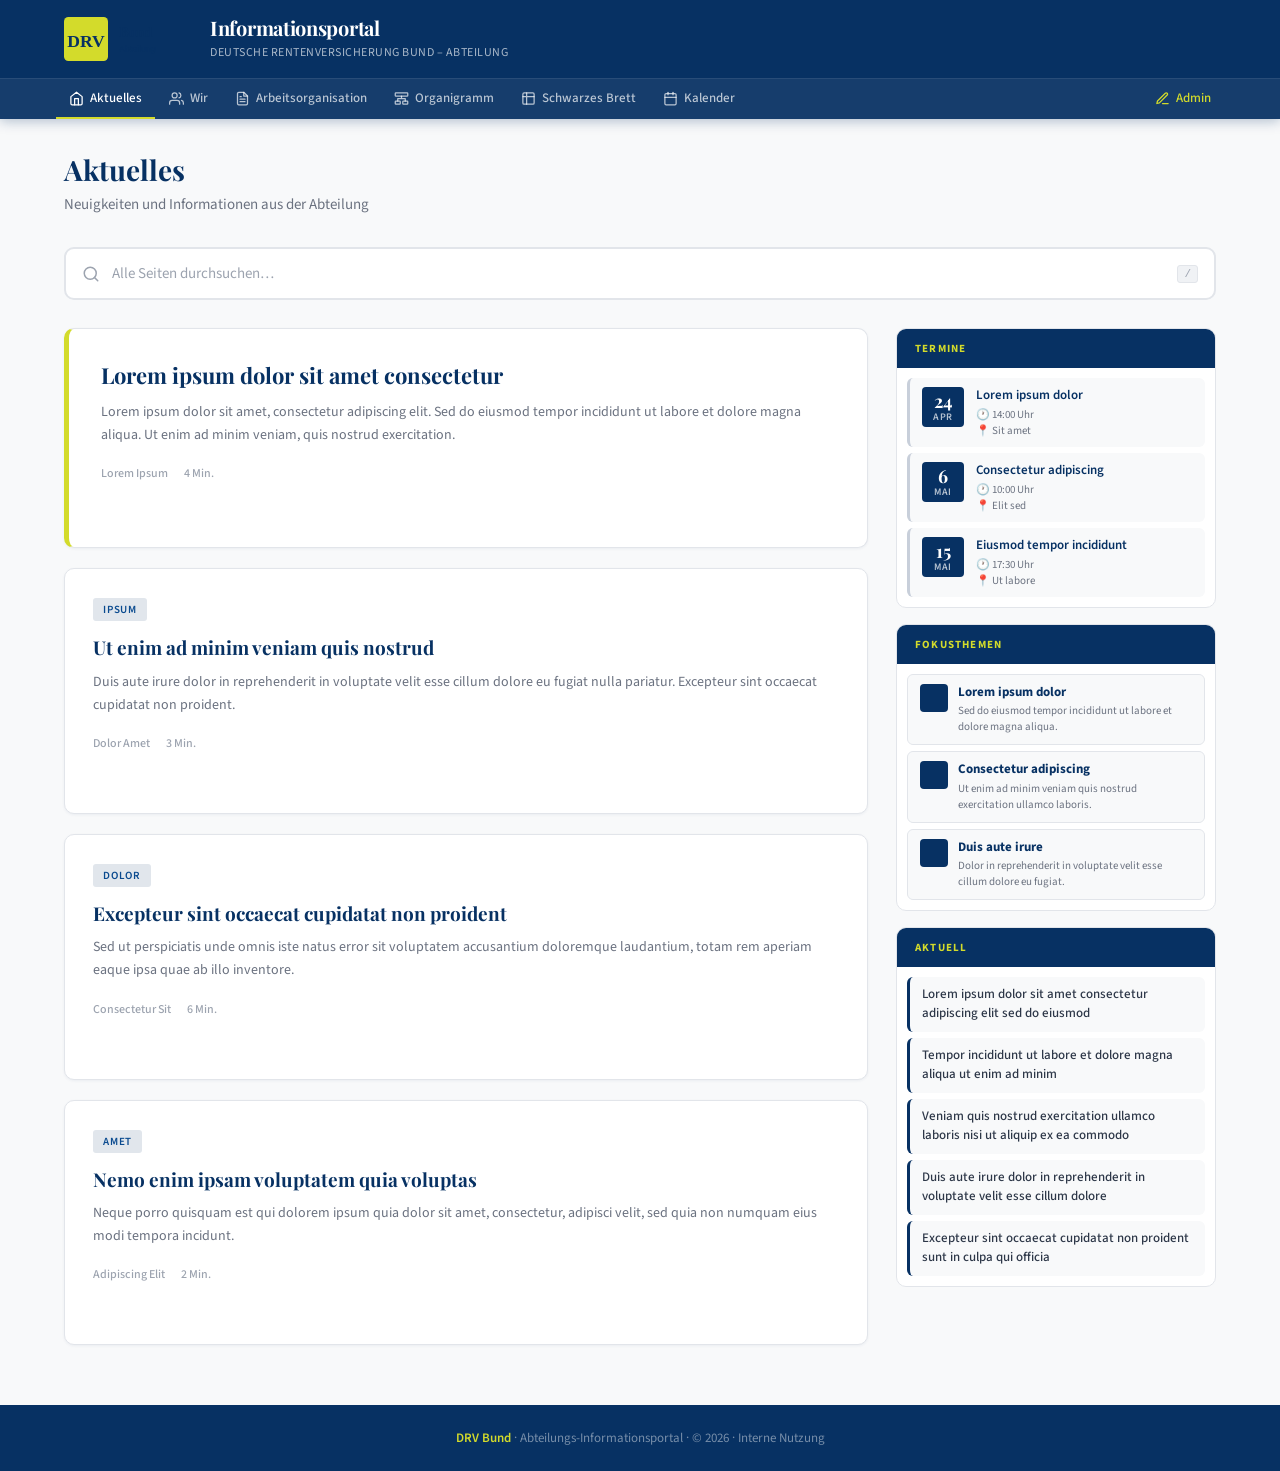
<file: index.html>
<!DOCTYPE html>
<html lang="de">
<head>
  <meta charset="UTF-8">
  <meta name="viewport" content="width=device-width, initial-scale=1.0">
  <title>Startseite – DRV Bund Abteilungsportal</title>
  <link rel="stylesheet" href="style.css">
</head>
<body>

  <!-- Header -->
  <header class="site-header">
    <div class="header-top">
      <a class="logo-area" href="index.html">
        <img class="logo-image" src="logo.svg" alt="DRV Bund Logo">
        <div class="logo-text">
          <h1>Informationsportal</h1>
          <span>Deutsche Rentenversicherung Bund – Abteilung</span>
        </div>
      </a>
    </div>
    <nav class="header-nav">
      <div class="nav-inner">
        <a class="nav-link active" href="index.html">
          <svg viewBox="0 0 24 24" fill="none" stroke="currentColor" stroke-width="2" stroke-linecap="round" stroke-linejoin="round"><path d="M3 9l9-7 9 7v11a2 2 0 0 1-2 2H5a2 2 0 0 1-2-2z"/><polyline points="9 22 9 12 15 12 15 22"/></svg>
          Aktuelles
        </a>
        <a class="nav-link" href="wir.html">
          <svg viewBox="0 0 24 24" fill="none" stroke="currentColor" stroke-width="2" stroke-linecap="round" stroke-linejoin="round"><path d="M17 21v-2a4 4 0 0 0-4-4H5a4 4 0 0 0-4 4v2"/><circle cx="9" cy="7" r="4"/><path d="M23 21v-2a4 4 0 0 0-3-3.87"/><path d="M16 3.13a4 4 0 0 1 0 7.75"/></svg>
          Wir
        </a>
        <a class="nav-link" href="arbeitsorganisation.html">
          <svg viewBox="0 0 24 24" fill="none" stroke="currentColor" stroke-width="2" stroke-linecap="round" stroke-linejoin="round"><path d="M14 2H6a2 2 0 0 0-2 2v16a2 2 0 0 0 2 2h12a2 2 0 0 0 2-2V8z"/><polyline points="14 2 14 8 20 8"/><line x1="16" y1="13" x2="8" y2="13"/><line x1="16" y1="17" x2="8" y2="17"/><polyline points="10 9 9 9 8 9"/></svg>
          Arbeitsorganisation
        </a>
        <a class="nav-link" href="organigramm.html">
          <svg viewBox="0 0 24 24" fill="none" stroke="currentColor" stroke-width="2" stroke-linecap="round" stroke-linejoin="round"><rect x="2" y="3" width="20" height="5" rx="1"/><rect x="2" y="16" width="8" height="5" rx="1"/><rect x="14" y="16" width="8" height="5" rx="1"/><path d="M12 8v4M6 12h12M6 12v4M18 12v4"/></svg>
          Organigramm
        </a>
        <a class="nav-link" href="schwarzes-brett.html">
          <svg viewBox="0 0 24 24" fill="none" stroke="currentColor" stroke-width="2" stroke-linecap="round" stroke-linejoin="round"><rect x="3" y="3" width="18" height="18" rx="2"/><path d="M3 9h18M9 3v18"/></svg>
          Schwarzes Brett
        </a>
        <a class="nav-link" href="kalender.html">
          <svg viewBox="0 0 24 24" fill="none" stroke="currentColor" stroke-width="2" stroke-linecap="round" stroke-linejoin="round"><rect x="3" y="4" width="18" height="18" rx="2"/><line x1="16" y1="2" x2="16" y2="6"/><line x1="8" y1="2" x2="8" y2="6"/><line x1="3" y1="10" x2="21" y2="10"/></svg>
          Kalender
        </a>
        <a class="nav-link admin" href="admin.html">
          <svg viewBox="0 0 24 24" fill="none" stroke="currentColor" stroke-width="2" stroke-linecap="round" stroke-linejoin="round"><path d="M12 20h9"/><path d="M16.5 3.5a2.121 2.121 0 0 1 3 3L7 19l-4 1 1-4L16.5 3.5z"/></svg>
          Admin
        </a>
      </div>
    </nav>
  </header>

  <!-- Main -->
  <main>
    <div class="main-content">
      <div class="page-title-section">
        <h2 class="page-title">Aktuelles</h2>
        <p class="page-subtitle">Neuigkeiten und Informationen aus der Abteilung</p>
      </div>

      <!-- ── Suche ──────────────────────────── -->
      <div class="search-wrap">
        <div class="search-bar">
          <svg class="search-icon" viewBox="0 0 24 24" fill="none" stroke="currentColor" stroke-width="2" stroke-linecap="round" stroke-linejoin="round"><circle cx="11" cy="11" r="8"/><line x1="21" y1="21" x2="16.65" y2="16.65"/></svg>
          <input
            class="search-input"
            id="search-input"
            type="search"
            placeholder="Alle Seiten durchsuchen…"
            autocomplete="off"
            spellcheck="false"
          >
          <button class="search-clear hidden" id="search-clear" title="Suche leeren">
            <svg viewBox="0 0 24 24" fill="none" stroke="currentColor" stroke-width="2.5" stroke-linecap="round" stroke-linejoin="round"><line x1="18" y1="6" x2="6" y2="18"/><line x1="6" y1="6" x2="18" y2="18"/></svg>
          </button>
        </div>
        <div class="search-results hidden" id="search-results"></div>
      </div>

      <!-- ── Normaler Inhalt ─────────────────── -->
      <div id="home-content">
        <div class="home-layout">

          <!-- Blog links -->
          <div class="home-main">
            <div class="blog-grid" id="blog-grid">
              <div class="empty-state"><p>Wird geladen…</p></div>
            </div>
          </div>

          <!-- Widgets rechts, untereinander -->
          <aside class="home-sidebar">

            <!-- Termine -->
            <div class="sidebar-widget">
              <div class="sidebar-widget-header">Termine</div>
              <div class="sidebar-widget-body" id="termine-list">
                <div class="empty-state" style="padding:12px"><p>Wird geladen…</p></div>
              </div>
            </div>

            <!-- Fokusthemen -->
            <div class="sidebar-widget">
              <div class="sidebar-widget-header">Fokusthemen</div>
              <div class="sidebar-widget-body" id="fokus-list">
                <div class="empty-state" style="padding:12px"><p>Wird geladen…</p></div>
              </div>
            </div>

            <!-- Newsticker -->
            <div class="ticker-bar">
              <div class="ticker-label">Aktuell</div>
              <ul class="ticker-list" id="ticker-list">
                <li class="ticker-list-item">Wird geladen…</li>
              </ul>
            </div>

          </aside>
        </div><!-- /.home-layout -->
      </div><!-- /#home-content -->
    </div>
  </main>

  <!-- Footer -->
  <footer class="site-footer">
    <strong>DRV Bund</strong> · Abteilungs-Informationsportal · © 2026 · Interne Nutzung
  </footer>

  <!-- Lokaler Datenspeicher -->
  <script src="data-store.js"></script>

  <script>
    // ── Blog rendern ──────────────────────────
    function renderBlog(posts) {
      const grid = document.getElementById('blog-grid');

      if (!posts.length) {
        grid.innerHTML = '<div class="empty-state"><p>Noch keine Beiträge vorhanden.</p></div>';
        return;
      }

      grid.innerHTML = posts.map((p, i) => i === 0
        ? renderFeatured(p)
        : renderCard(p)
      ).join('');
    }

    function renderFeatured(p) {
      return `
        <a class="blog-card featured-simple" href="beitrag.html?id=${encodeURIComponent(p.id)}">
          <h3 class="blog-card-title">${DRV.escapeHtml(p.title)}</h3>
          <p class="blog-card-excerpt">${DRV.escapeHtml(p.excerpt)}</p>
          <div class="blog-card-meta">
            <span>${DRV.escapeHtml(p.author || '')}</span>
            <span>${DRV.escapeHtml(p.readTime || '')}</span>
          </div>
          <div class="blog-card-cta">Weiterlesen →</div>
        </a>
      `;
    }

    function renderCard(p) {
      return `
        <a class="blog-card" href="beitrag.html?id=${encodeURIComponent(p.id)}">
          <div class="blog-card-category">${DRV.escapeHtml(p.category || 'Allgemein')}</div>
          <h3 class="blog-card-title">${DRV.escapeHtml(p.title)}</h3>
          <p class="blog-card-excerpt">${DRV.escapeHtml(p.excerpt)}</p>
          <div class="blog-card-meta">
            <span>${DRV.escapeHtml(p.author || '')}</span>
            <span>${DRV.escapeHtml(p.readTime || '')}</span>
          </div>
          <div class="blog-card-cta">Weiterlesen →</div>
        </a>
      `;
    }

    // ── Ticker rendern ────────────────────────
    function renderTicker(items) {
      const list = document.getElementById('ticker-list');
      if (!items.length) {
        list.innerHTML = '<li class="ticker-list-item" style="color:var(--gray-400)">Keine aktuellen Meldungen</li>';
        return;
      }
      list.innerHTML = items.map(item =>
        `<li class="ticker-list-item">${DRV.escapeHtml(item.text)}</li>`
      ).join('');
    }

    // ── Termine rendern ───────────────────────
    function renderTermine(items) {
      const list = document.getElementById('termine-list');
      if (!items.length) {
        list.innerHTML = '<div class="empty-state" style="padding:12px"><p>Keine Termine eingetragen.</p></div>';
        return;
      }
      const MONTHS = ['Jan','Feb','Mär','Apr','Mai','Jun','Jul','Aug','Sep','Okt','Nov','Dez'];
      list.innerHTML = items.map(t => {
        const d = t.date ? new Date(t.date + 'T00:00:00') : null;
        const day   = d ? d.getDate() : '–';
        const month = d ? MONTHS[d.getMonth()] : '';
        return `
          <div class="termin-item">
            <div class="termin-date-block">
              <span class="day">${day}</span>
              <span class="month">${month}</span>
            </div>
            <div class="termin-info">
              <div class="termin-title">${DRV.escapeHtml(t.title)}</div>
              <div class="termin-meta">
                ${t.time ? `<span>🕐 ${DRV.escapeHtml(t.time)}</span>` : ''}
                ${t.location ? `<span>📍 ${DRV.escapeHtml(t.location)}</span>` : ''}
              </div>
            </div>
          </div>`;
      }).join('');
    }

    // ── Fokusthemen rendern ───────────────────
    function renderFokus(items) {
      const list = document.getElementById('fokus-list');
      if (!items.length) {
        list.innerHTML = '<div class="empty-state" style="padding:12px"><p>Keine Fokusthemen definiert.</p></div>';
        return;
      }
      list.innerHTML = items.map(f => {
        const tag   = f.url ? 'a' : 'div';
        const href  = f.url ? ` href="${DRV.escapeHtml(f.url)}" target="_blank" rel="noopener"` : '';
        return `
        <${tag} class="fokus-link"${href}>
          <div class="fokus-link-icon"></div>
          <div class="fokus-link-body">
            <div class="fokus-link-title">${DRV.escapeHtml(f.title)}</div>
            ${f.description ? `<div class="fokus-link-desc">${DRV.escapeHtml(f.description)}</div>` : ''}
          </div>
        </${tag}>`;
      }).join('');
    }

    // ── Listener registrieren ─────────────────
    DRV.subscribe('blog',    renderBlog);
    DRV.subscribe('ticker',  renderTicker);
    DRV.subscribe('termine', renderTermine);
    DRV.subscribe('fokus',   renderFokus);

    // ════════════════════════════════════════════
    // Suche
    // ════════════════════════════════════════════

    // Statischer Suchindex für HTML-Seiten ohne localStorage
    const STATIC_INDEX = [
      // ── Wir ──────────────────────────────────
      { title: 'Lorem ipsum dolor',          body: 'Sit amet consectetur adipiscing elit sed do eiusmod tempor incididunt ut labore et dolore magna aliqua',             url: 'wir.html', type: 'Seite' },
      { title: 'Wert – Lorem',               body: 'Lorem ipsum dolor sit amet consectetur adipiscing elit sed do eiusmod tempor incididunt',                              url: 'wir.html', type: 'Seite' },
      { title: 'Wert – Ipsum',               body: 'Ut enim ad minim veniam quis nostrud exercitation ullamco laboris nisi ut aliquip',                                    url: 'wir.html', type: 'Seite' },
      { title: 'Wert – Dolor',               body: 'Duis aute irure dolor in reprehenderit in voluptate velit esse cillum dolore eu fugiat',                               url: 'wir.html', type: 'Seite' },
      { title: 'Wert – Amet',                body: 'Excepteur sint occaecat cupidatat non proident sunt in culpa qui officia deserunt',                                    url: 'wir.html', type: 'Seite' },
      { title: 'Wert – Consectetur',         body: 'Sed ut perspiciatis unde omnis iste natus error sit voluptatem accusantium doloremque',                                url: 'wir.html', type: 'Seite' },
      { title: 'Wert – Adipiscing',          body: 'Totam rem aperiam eaque ipsa quae ab illo inventore veritatis et quasi architecto',                                    url: 'wir.html', type: 'Seite' },
      { title: 'Lorem Ipsum',                body: 'Dolor sit amet Kontakt Ansprechperson',                                                                                  url: 'wir.html', type: 'Seite' },
      { title: 'Consectetur Adipiscing',     body: 'Elit sed do eiusmod Kontakt Ansprechperson',                                                                             url: 'wir.html', type: 'Seite' },
      { title: 'Duis Eiusmod',               body: 'Tempor incididunt ut labore Kontakt Ansprechperson',                                                                     url: 'wir.html', type: 'Seite' },
      { title: 'Ut Veniam',                  body: 'Quis nostrud exercitation Kontakt Ansprechperson',                                                                       url: 'wir.html', type: 'Seite' },

      // ── Arbeitsorganisation ───────────────────
      { title: 'Lorem ipsum dolor',          body: 'Lorem ipsum dolor sit amet consectetur adipiscing elit sed do eiusmod tempor incididunt ut labore magna aliqua',       url: 'arbeitsorganisation.html', type: 'Seite' },
      { title: 'Consectetur adipiscing',     body: 'Ad minim veniam quis nostrud exercitation ullamco laboris nisi ut aliquip ex ea commodo consequat duis',               url: 'arbeitsorganisation.html', type: 'Seite' },
      { title: 'Duis aute irure',            body: 'In voluptate velit esse cillum dolore eu fugiat nulla pariatur excepteur sint occaecat cupidatat non proident',         url: 'arbeitsorganisation.html', type: 'Seite' },
      { title: 'Mollit anim laborum',        body: 'Sed ut perspiciatis unde omnis iste natus error sit voluptatem accusantium doloremque totam rem aperiam',               url: 'arbeitsorganisation.html', type: 'Seite' },
      { title: 'Nemo enim ipsam voluptatem', body: 'Lorem ipsum dolor sit amet consectetur adipiscing elit sed do eiusmod tempor incididunt ut labore et dolore',           url: 'arbeitsorganisation.html', type: 'Seite' },

      // ── Organigramm ───────────────────────────
      { title: 'Lorem ipsum – Dolor Sit',    body: 'Consectetur adipiscing Leitung Struktur',                                         url: 'organigramm.html', type: 'Seite' },
      { title: 'Sed eiusmod – Ut Labore',    body: 'Tempor incididunt dolore magna aliqua Ut enim ad minim veniam Quis nostrud',       url: 'organigramm.html', type: 'Seite' },
      { title: 'Ullamco laboris – Nisi',     body: 'Ex ea commodo consequat Duis aute irure dolor in reprehenderit voluptate velit',   url: 'organigramm.html', type: 'Seite' },
      { title: 'Pariatur – Sint Occaecat',   body: 'Cupidatat non proident sunt Culpa qui officia deserunt mollit anim id est',        url: 'organigramm.html', type: 'Seite' },

      // ── Schwarzes Brett ───────────────────────
      { title: 'Schwarzes Brett',            body: 'Anzeigen Gesuche Mitfahren Biete Suche Verschenken Sport Freizeit Lorem Ipsum',    url: 'schwarzes-brett.html', type: 'Seite' },

      // ── Kalender ─────────────────────────────
      { title: 'Kalender',                   body: 'Termine Veranstaltungen Kalender Monatsansicht Lorem Ipsum',                       url: 'kalender.html', type: 'Seite' },
    ];

    const TYPE_META = {
      'Beitrag':       { icon: '📰', page: 'Aktuelles',         color: 'var(--navy)' },
      'Termin':        { icon: '📅', page: 'Kalender',           color: '#0a7a5e' },
      'Anzeige':       { icon: '📌', page: 'Schwarzes Brett',    color: '#7a4f0a' },
      'Fokusthema':    { icon: '🎯', page: 'Aktuelles',         color: '#6a0a7a' },
      'Meldung':       { icon: '📢', page: 'Aktuelles',         color: '#0a3a7a' },
      'Seite':         { icon: '📄', page: '',                   color: 'var(--gray-600)' },
    };

    function buildDynamicIndex() {
      const items = [];

      DRV.getAll('blog').forEach(p => items.push({
        title: p.title,
        body: [p.excerpt, p.author, p.category].filter(Boolean).join(' '),
        url: 'beitrag.html?id=' + encodeURIComponent(p.id), type: 'Beitrag', date: p.createdAt,
      }));

      DRV.getAll('ticker').forEach(t => items.push({
        title: t.text,
        body: '',
        url: 'index.html', type: 'Meldung',
      }));

      DRV.getAll('termine').forEach(t => items.push({
        title: t.title,
        body: [t.date, t.time, t.location].filter(Boolean).join(' '),
        url: 'kalender.html', type: 'Termin',
      }));

      DRV.getAll('fokus').forEach(f => items.push({
        title: f.title,
        body: f.description || '',
        url: f.url || 'index.html', type: 'Fokusthema',
      }));

      DRV.getAll('board').forEach(a => items.push({
        title: a.title,
        body: [a.text, a.author, a.category].filter(Boolean).join(' '),
        url: 'schwarzes-brett.html', type: 'Anzeige',
      }));

      return [...items, ...STATIC_INDEX];
    }

    function highlight(text, query) {
      if (!text || !query) return DRV.escapeHtml(text || '');
      const escaped = DRV.escapeHtml(text);
      const re = new RegExp(`(${query.replace(/[.*+?^${}()|[\]\\]/g, '\\$&')})`, 'gi');
      return escaped.replace(re, '<mark>$1</mark>');
    }

    function performSearch(raw) {
      const query = raw.trim();
      const resultsEl = document.getElementById('search-results');
      const homeEl    = document.getElementById('home-content');
      const clearBtn  = document.getElementById('search-clear');

      clearBtn.classList.toggle('hidden', !raw);

      if (!query || query.length < 2) {
        resultsEl.classList.add('hidden');
        homeEl.classList.remove('hidden');
        return;
      }

      homeEl.classList.add('hidden');
      resultsEl.classList.remove('hidden');

      const index   = buildDynamicIndex();
      const lower   = query.toLowerCase();
      const matched = index.filter(item =>
        (item.title || '').toLowerCase().includes(lower) ||
        (item.body  || '').toLowerCase().includes(lower)
      );

      if (!matched.length) {
        resultsEl.innerHTML = `
          <div class="search-empty">
            <svg viewBox="0 0 24 24" fill="none" stroke="currentColor" stroke-width="1.5"><circle cx="11" cy="11" r="8"/><line x1="21" y1="21" x2="16.65" y2="16.65"/></svg>
            <p>Keine Ergebnisse für <strong>${DRV.escapeHtml(query)}</strong></p>
          </div>`;
        return;
      }

      // Ergebnisse nach Typ gruppieren
      const groups = {};
      matched.forEach(item => {
        if (!groups[item.type]) groups[item.type] = [];
        groups[item.type].push(item);
      });

      const typeOrder = ['Beitrag','Termin','Anzeige','Fokusthema','Meldung','Seite'];
      let html = `<div class="search-count">${matched.length} Ergebnis${matched.length !== 1 ? 'se' : ''} für <strong>${DRV.escapeHtml(query)}</strong></div>`;

      typeOrder.forEach(type => {
        if (!groups[type]) return;
        const meta = TYPE_META[type];
        html += `<div class="search-group">
          <div class="search-group-label">${meta.icon} ${type}${groups[type].length > 1 ? 'e' : ''} ${meta.page ? '· ' + meta.page : ''}</div>`;

        groups[type].slice(0, 5).forEach(item => {
          const snippet = item.body
            ? item.body.substring(0, 100) + (item.body.length > 100 ? '…' : '')
            : '';
          html += `
            <a class="search-result-item" href="${DRV.escapeHtml(item.url)}">
              <div class="search-result-title">${highlight(item.title, query)}</div>
              ${snippet ? `<div class="search-result-snippet">${highlight(snippet, query)}</div>` : ''}
            </a>`;
        });

        if (groups[type].length > 5) {
          html += `<div class="search-more">+ ${groups[type].length - 5} weitere</div>`;
        }

        html += `</div>`;
      });

      resultsEl.innerHTML = html;
    }

    // ── Events ────────────────────────────────
    let searchTimer = null;
    const searchInput = document.getElementById('search-input');
    const searchClear = document.getElementById('search-clear');

    searchInput.addEventListener('input', () => {
      clearTimeout(searchTimer);
      searchTimer = setTimeout(() => performSearch(searchInput.value), 200);
    });

    searchClear.addEventListener('click', () => {
      searchInput.value = '';
      searchInput.focus();
      performSearch('');
    });

    document.addEventListener('keydown', (e) => {
      if (e.key === 'Escape' && searchInput.value) {
        searchInput.value = '';
        performSearch('');
      }
      // Slash-Taste öffnet Suche
      if (e.key === '/' && document.activeElement !== searchInput) {
        e.preventDefault();
        searchInput.focus();
        searchInput.select();
      }
    });
  </script>

</body>
</html>
</file>
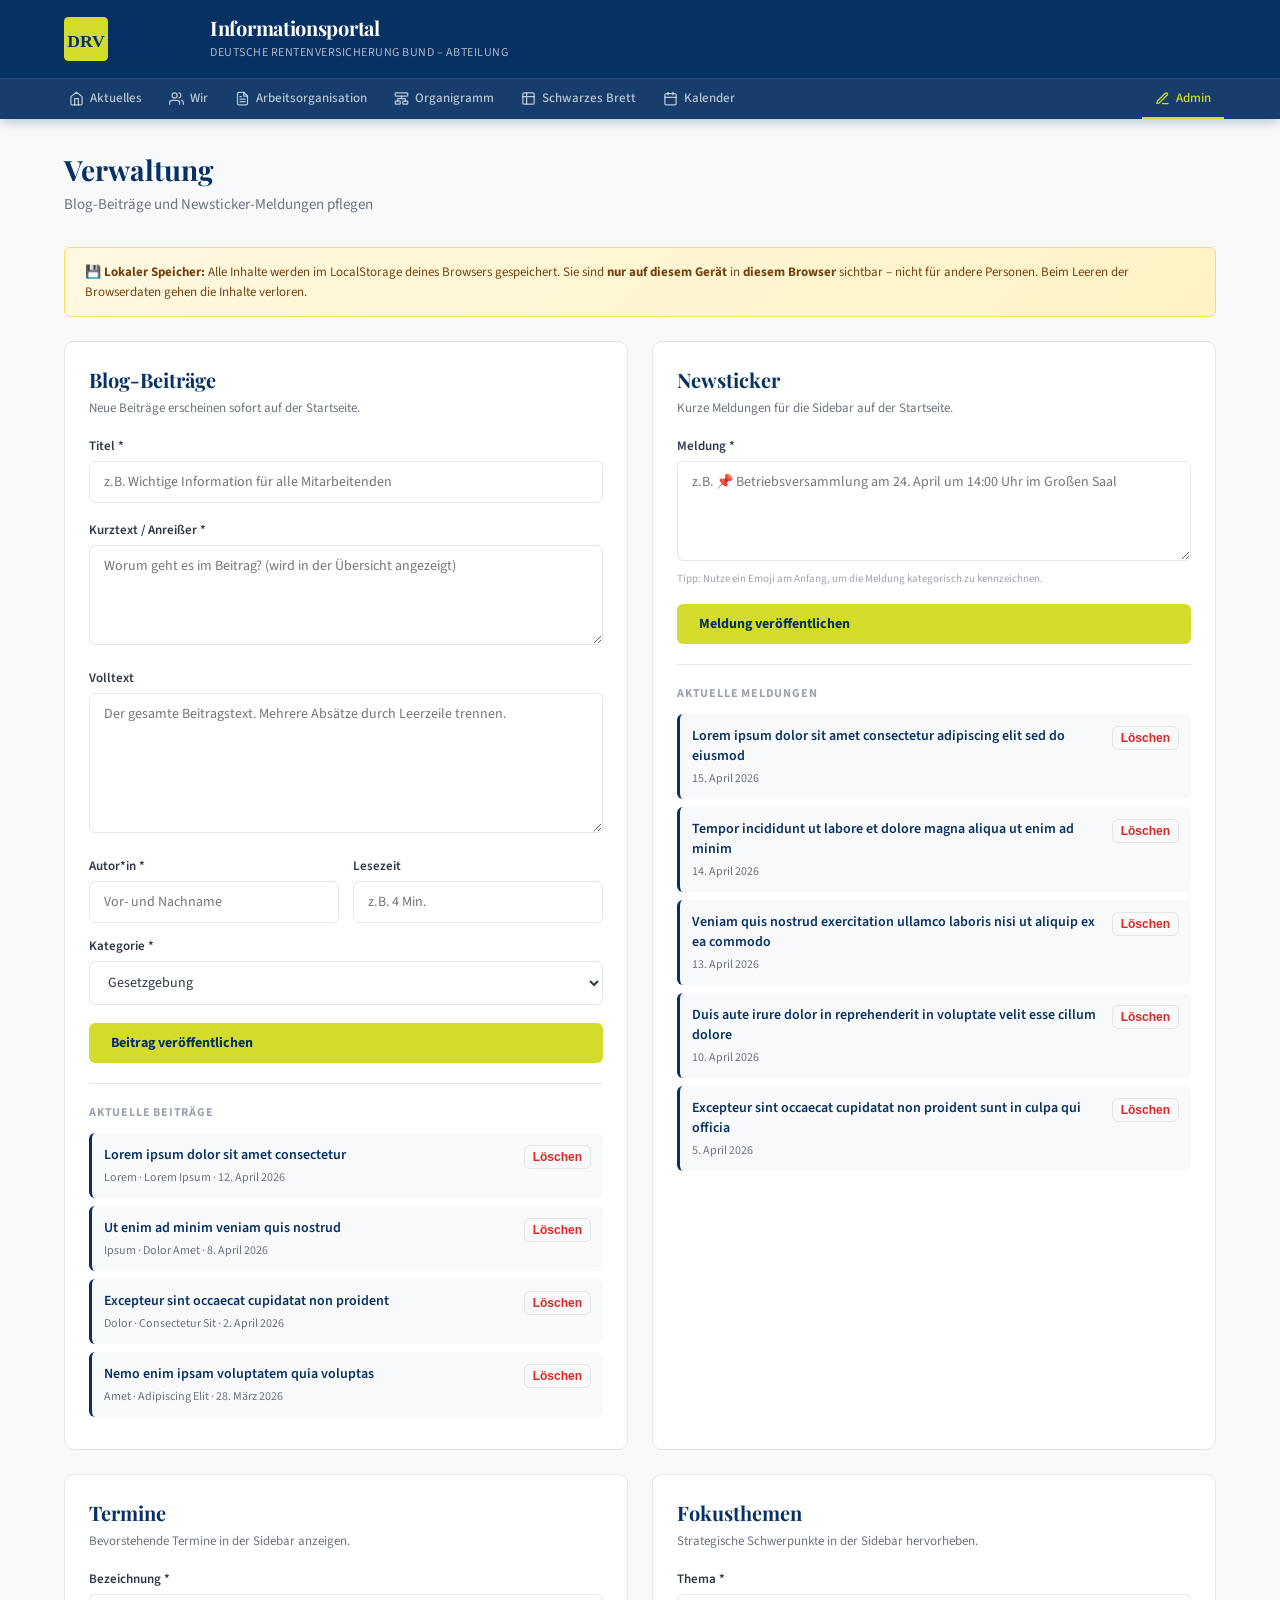
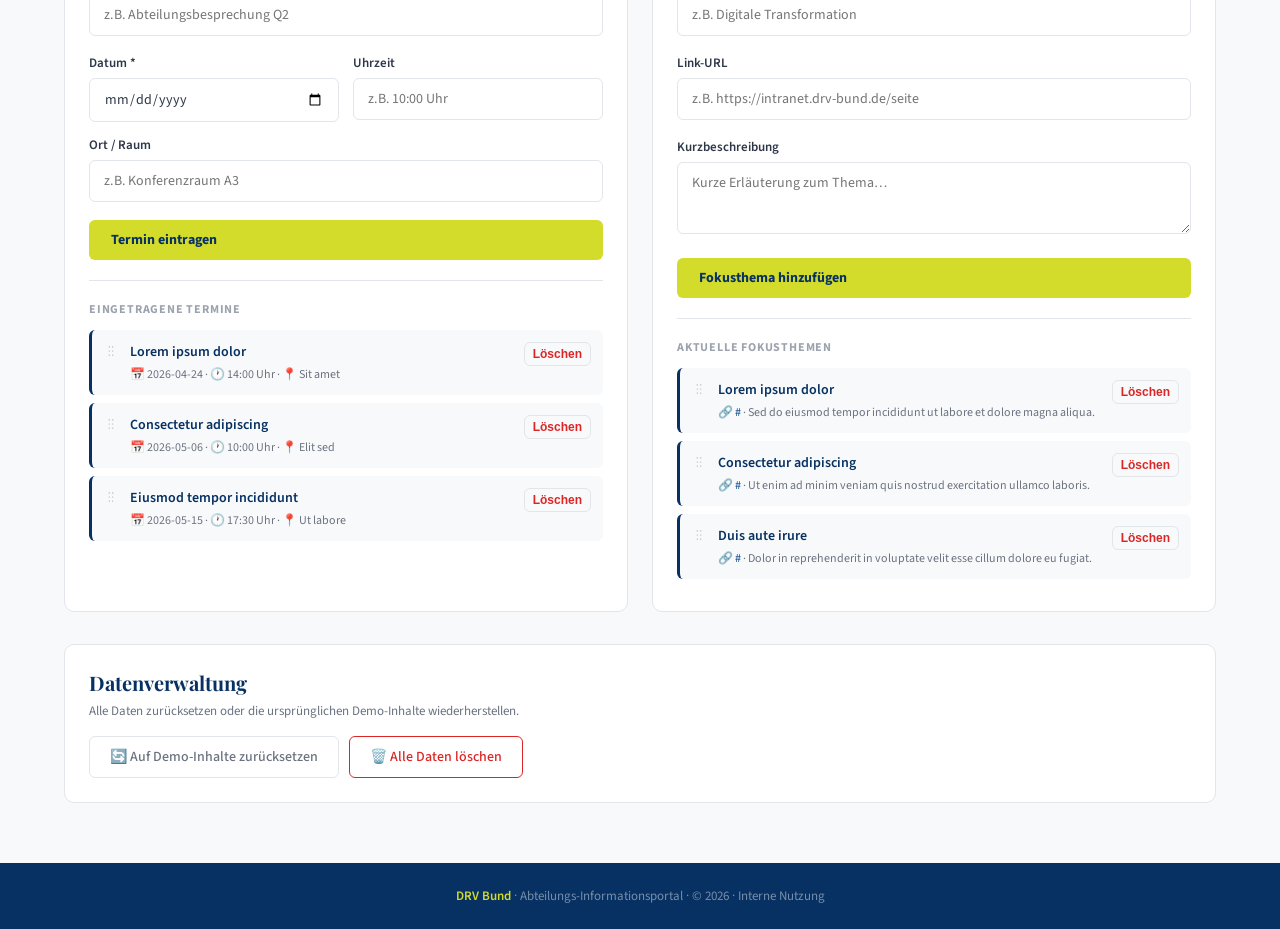
<file: admin.html>
<!DOCTYPE html>
<html lang="de">
<head>
  <meta charset="UTF-8">
  <meta name="viewport" content="width=device-width, initial-scale=1.0">
  <title>Admin – DRV Bund Abteilungsportal</title>
  <link rel="stylesheet" href="style.css">
</head>
<body>

  <!-- Header -->
  <header class="site-header">
    <div class="header-top">
      <a class="logo-area" href="index.html">
        <img class="logo-image" src="logo.svg" alt="DRV Bund Logo">
        <div class="logo-text">
          <h1>Informationsportal</h1>
          <span>Deutsche Rentenversicherung Bund – Abteilung</span>
        </div>
      </a>
    </div>
    <nav class="header-nav">
      <div class="nav-inner">
        <a class="nav-link" href="index.html">
          <svg viewBox="0 0 24 24" fill="none" stroke="currentColor" stroke-width="2" stroke-linecap="round" stroke-linejoin="round"><path d="M3 9l9-7 9 7v11a2 2 0 0 1-2 2H5a2 2 0 0 1-2-2z"/><polyline points="9 22 9 12 15 12 15 22"/></svg>
          Aktuelles
        </a>
        <a class="nav-link" href="wir.html">
          <svg viewBox="0 0 24 24" fill="none" stroke="currentColor" stroke-width="2" stroke-linecap="round" stroke-linejoin="round"><path d="M17 21v-2a4 4 0 0 0-4-4H5a4 4 0 0 0-4 4v2"/><circle cx="9" cy="7" r="4"/><path d="M23 21v-2a4 4 0 0 0-3-3.87"/><path d="M16 3.13a4 4 0 0 1 0 7.75"/></svg>
          Wir
        </a>
        <a class="nav-link" href="arbeitsorganisation.html">
          <svg viewBox="0 0 24 24" fill="none" stroke="currentColor" stroke-width="2" stroke-linecap="round" stroke-linejoin="round"><path d="M14 2H6a2 2 0 0 0-2 2v16a2 2 0 0 0 2 2h12a2 2 0 0 0 2-2V8z"/><polyline points="14 2 14 8 20 8"/><line x1="16" y1="13" x2="8" y2="13"/><line x1="16" y1="17" x2="8" y2="17"/><polyline points="10 9 9 9 8 9"/></svg>
          Arbeitsorganisation
        </a>
        <a class="nav-link" href="organigramm.html">
          <svg viewBox="0 0 24 24" fill="none" stroke="currentColor" stroke-width="2" stroke-linecap="round" stroke-linejoin="round"><rect x="2" y="3" width="20" height="5" rx="1"/><rect x="2" y="16" width="8" height="5" rx="1"/><rect x="14" y="16" width="8" height="5" rx="1"/><path d="M12 8v4M6 12h12M6 12v4M18 12v4"/></svg>
          Organigramm
        </a>
        <a class="nav-link" href="schwarzes-brett.html">
          <svg viewBox="0 0 24 24" fill="none" stroke="currentColor" stroke-width="2" stroke-linecap="round" stroke-linejoin="round"><rect x="3" y="3" width="18" height="18" rx="2"/><path d="M3 9h18M9 3v18"/></svg>
          Schwarzes Brett
        </a>
        <a class="nav-link" href="kalender.html">
          <svg viewBox="0 0 24 24" fill="none" stroke="currentColor" stroke-width="2" stroke-linecap="round" stroke-linejoin="round"><rect x="3" y="4" width="18" height="18" rx="2"/><line x1="16" y1="2" x2="16" y2="6"/><line x1="8" y1="2" x2="8" y2="6"/><line x1="3" y1="10" x2="21" y2="10"/></svg>
          Kalender
        </a>
        <a class="nav-link active admin" href="admin.html">
          <svg viewBox="0 0 24 24" fill="none" stroke="currentColor" stroke-width="2" stroke-linecap="round" stroke-linejoin="round"><path d="M12 20h9"/><path d="M16.5 3.5a2.121 2.121 0 0 1 3 3L7 19l-4 1 1-4L16.5 3.5z"/></svg>
          Admin
        </a>
      </div>
    </nav>
  </header>

  <!-- Main -->
  <main>
    <div class="main-content">
      <div class="page-title-section">
        <h2 class="page-title">Verwaltung</h2>
        <p class="page-subtitle">Blog-Beiträge und Newsticker-Meldungen pflegen</p>
      </div>

      <!-- Hinweis -->
      <div class="admin-banner">
        💾 <strong>Lokaler Speicher:</strong> Alle Inhalte werden im LocalStorage
        deines Browsers gespeichert. Sie sind <strong>nur auf diesem Gerät</strong>
        in <strong>diesem Browser</strong> sichtbar – nicht für andere Personen.
        Beim Leeren der Browserdaten gehen die Inhalte verloren.
      </div>

      <!-- Zwei Spalten: Blog + Ticker -->
      <div class="admin-grid">

        <!-- ───── Blog ────── -->
        <section class="admin-section">
          <h3 class="admin-section-title">Blog-Beiträge</h3>
          <p class="admin-section-desc">Neue Beiträge erscheinen sofort auf der Startseite.</p>

          <div class="form-group">
            <label for="blog-title">Titel *</label>
            <input class="form-input" id="blog-title" placeholder="z.&thinsp;B. Wichtige Information für alle Mitarbeitenden">
          </div>

          <div class="form-group">
            <label for="blog-excerpt">Kurztext / Anreißer *</label>
            <textarea class="form-textarea" id="blog-excerpt" placeholder="Worum geht es im Beitrag? (wird in der Übersicht angezeigt)" maxlength="500"></textarea>
          </div>

          <div class="form-group">
            <label for="blog-body">Volltext</label>
            <textarea class="form-textarea" id="blog-body" placeholder="Der gesamte Beitragstext. Mehrere Absätze durch Leerzeile trennen." style="min-height:140px"></textarea>
          </div>

          <div style="display:grid;grid-template-columns:1fr 1fr;gap:14px">
            <div class="form-group" style="margin-bottom:0">
              <label for="blog-author">Autor*in *</label>
              <input class="form-input" id="blog-author" placeholder="Vor- und Nachname">
            </div>
            <div class="form-group" style="margin-bottom:0">
              <label for="blog-readtime">Lesezeit</label>
              <input class="form-input" id="blog-readtime" placeholder="z.&thinsp;B. 4 Min.">
            </div>
          </div>

          <div class="form-group" style="margin-top:14px">
            <label for="blog-category">Kategorie *</label>
            <select class="form-select" id="blog-category"></select>
          </div>

          <button class="btn-primary" onclick="createBlogPost()" style="width:100%">
            Beitrag veröffentlichen
          </button>

          <div class="admin-divider"></div>

          <div class="admin-list-title">Aktuelle Beiträge</div>
          <div id="blog-list"></div>
        </section>

        <!-- ───── Newsticker ────── -->
        <section class="admin-section">
          <h3 class="admin-section-title">Newsticker</h3>
          <p class="admin-section-desc">Kurze Meldungen für die Sidebar auf der Startseite.</p>

          <div class="form-group">
            <label for="ticker-text">Meldung *</label>
            <textarea class="form-textarea" id="ticker-text" placeholder="z.&thinsp;B. 📌 Betriebsversammlung am 24. April um 14:00 Uhr im Großen Saal" maxlength="200"></textarea>
            <div style="font-size:11px;color:var(--gray-400);margin-top:4px">
              Tipp: Nutze ein Emoji am Anfang, um die Meldung kategorisch zu kennzeichnen.
            </div>
          </div>

          <button class="btn-primary" onclick="createTickerItem()" style="width:100%">
            Meldung veröffentlichen
          </button>

          <div class="admin-divider"></div>

          <div class="admin-list-title">Aktuelle Meldungen</div>
          <div id="ticker-list-admin"></div>
        </section>

        <!-- ───── Termine ────── -->
        <section class="admin-section">
          <h3 class="admin-section-title">Termine</h3>
          <p class="admin-section-desc">Bevorstehende Termine in der Sidebar anzeigen.</p>

          <div class="form-group">
            <label for="termin-title">Bezeichnung *</label>
            <input class="form-input" id="termin-title" placeholder="z.&thinsp;B. Abteilungsbesprechung Q2">
          </div>

          <div style="display:grid;grid-template-columns:1fr 1fr;gap:14px">
            <div class="form-group" style="margin-bottom:0">
              <label for="termin-date">Datum *</label>
              <input class="form-input" type="date" id="termin-date">
            </div>
            <div class="form-group" style="margin-bottom:0">
              <label for="termin-time">Uhrzeit</label>
              <input class="form-input" id="termin-time" placeholder="z.&thinsp;B. 10:00 Uhr">
            </div>
          </div>

          <div class="form-group" style="margin-top:14px">
            <label for="termin-location">Ort / Raum</label>
            <input class="form-input" id="termin-location" placeholder="z.&thinsp;B. Konferenzraum A3">
          </div>

          <button class="btn-primary" onclick="createTermin()" style="width:100%">
            Termin eintragen
          </button>

          <div class="admin-divider"></div>

          <div class="admin-list-title">Eingetragene Termine</div>
          <div id="termin-list-admin"></div>
        </section>

        <!-- ───── Fokusthemen ────── -->
        <section class="admin-section">
          <h3 class="admin-section-title">Fokusthemen</h3>
          <p class="admin-section-desc">Strategische Schwerpunkte in der Sidebar hervorheben.</p>

          <div class="form-group">
            <label for="fokus-title">Thema *</label>
            <input class="form-input" id="fokus-title" placeholder="z.&thinsp;B. Digitale Transformation">
          </div>

          <div class="form-group">
            <label for="fokus-url">Link-URL</label>
            <input class="form-input" id="fokus-url" placeholder="z.&thinsp;B. https://intranet.drv-bund.de/seite" type="url">
          </div>

          <div class="form-group">
            <label for="fokus-desc">Kurzbeschreibung</label>
            <textarea class="form-textarea" id="fokus-desc" placeholder="Kurze Erläuterung zum Thema…" maxlength="300" style="min-height:72px"></textarea>
          </div>

          <button class="btn-primary" onclick="createFokus()" style="width:100%">
            Fokusthema hinzufügen
          </button>

          <div class="admin-divider"></div>

          <div class="admin-list-title">Aktuelle Fokusthemen</div>
          <div id="fokus-list-admin"></div>
        </section>

      </div>

      <!-- Datenverwaltung -->
      <div style="margin-top:32px;padding:24px;background:var(--white);border:1px solid var(--gray-200);border-radius:var(--radius-lg)">
        <h3 class="admin-section-title" style="margin-bottom:6px">Datenverwaltung</h3>
        <p class="admin-section-desc" style="margin-bottom:16px">
          Alle Daten zurücksetzen oder die ursprünglichen Demo-Inhalte wiederherstellen.
        </p>
        <div style="display:flex;gap:10px;flex-wrap:wrap">
          <button class="btn-ghost" onclick="resetToDemo()">🔄 Auf Demo-Inhalte zurücksetzen</button>
          <button class="btn-ghost" onclick="clearAll()" style="color:var(--red);border-color:var(--red)">🗑️ Alle Daten löschen</button>
        </div>
      </div>

    </div>
  </main>

  <!-- Footer -->
  <footer class="site-footer">
    <strong>DRV Bund</strong> · Abteilungs-Informationsportal · © 2026 · Interne Nutzung
  </footer>

  <!-- Lokaler Datenspeicher -->
  <script src="data-store.js"></script>

  <script>
    // ── Kategorie-Dropdown füllen ─────────────
    document.getElementById('blog-category').innerHTML =
      DRV.BLOG_CATEGORIES.map(c => `<option value="${c}">${c}</option>`).join('');

    // ════════════════════════════════════════════
    // Blog
    // ════════════════════════════════════════════
    function createBlogPost() {
      const title    = document.getElementById('blog-title').value.trim();
      const excerpt  = document.getElementById('blog-excerpt').value.trim();
      const body     = document.getElementById('blog-body').value.trim();
      const author   = document.getElementById('blog-author').value.trim();
      const readTime = document.getElementById('blog-readtime').value.trim() || '— Min.';
      const category = document.getElementById('blog-category').value;

      if (!title || !excerpt || !author) {
        alert('Bitte Titel, Kurztext und Autor*in ausfüllen.');
        return;
      }

      DRV.add('blog', { title, excerpt, body, author, readTime, category });

      document.getElementById('blog-title').value = '';
      document.getElementById('blog-excerpt').value = '';
      document.getElementById('blog-body').value = '';
      document.getElementById('blog-author').value = '';
      document.getElementById('blog-readtime').value = '';
    }

    function deleteBlogPost(id) {
      if (!confirm('Diesen Beitrag wirklich löschen?')) return;
      DRV.remove('blog', id);
    }

    function renderBlogList(posts) {
      const list = document.getElementById('blog-list');
      if (!posts.length) {
        list.innerHTML = '<div class="empty-state" style="padding:20px"><p>Noch keine Beiträge.</p></div>';
        return;
      }
      list.innerHTML = posts.map(p => `
        <div class="admin-item">
          <div class="admin-item-body">
            <div class="admin-item-title">${DRV.escapeHtml(p.title)}</div>
            <div class="admin-item-meta">
              ${DRV.escapeHtml(p.category || '–')} ·
              ${DRV.escapeHtml(p.author || '–')} ·
              ${DRV.formatDate(p.createdAt)}
            </div>
          </div>
          <button class="admin-item-delete" onclick="deleteBlogPost('${p.id}')">Löschen</button>
        </div>
      `).join('');
    }

    // ════════════════════════════════════════════
    // Newsticker
    // ════════════════════════════════════════════
    function createTickerItem() {
      const text = document.getElementById('ticker-text').value.trim();

      if (!text) {
        alert('Bitte einen Text eingeben.');
        return;
      }

      DRV.add('ticker', { text });
      document.getElementById('ticker-text').value = '';
    }

    function deleteTickerItem(id) {
      if (!confirm('Diese Meldung wirklich löschen?')) return;
      DRV.remove('ticker', id);
    }

    function renderTickerList(items) {
      const list = document.getElementById('ticker-list-admin');
      if (!items.length) {
        list.innerHTML = '<div class="empty-state" style="padding:20px"><p>Noch keine Meldungen.</p></div>';
        return;
      }
      list.innerHTML = items.map(item => `
        <div class="admin-item">
          <div class="admin-item-body">
            <div class="admin-item-title">${DRV.escapeHtml(item.text)}</div>
            <div class="admin-item-meta">${DRV.formatDate(item.createdAt)}</div>
          </div>
          <button class="admin-item-delete" onclick="deleteTickerItem('${item.id}')">Löschen</button>
        </div>
      `).join('');
    }

    // ════════════════════════════════════════════
    // Datenverwaltung
    // ════════════════════════════════════════════
    function resetToDemo() {
      if (!confirm('Alle aktuellen Daten werden überschrieben. Fortfahren?')) return;
      DRV.resetToDemo();
    }

    function clearAll() {
      if (!confirm('ALLE Inhalte (Blog, Ticker, Schwarzes Brett, Termine, Fokusthemen) werden unwiderruflich gelöscht. Fortfahren?')) return;
      DRV.clear('blog');
      DRV.clear('ticker');
      DRV.clear('board');
      DRV.clear('termine');
      DRV.clear('fokus');
      localStorage.removeItem('drv_seeded_v4');
    }

    // ════════════════════════════════════════════
    // Termine
    // ════════════════════════════════════════════
    function createTermin() {
      const title    = document.getElementById('termin-title').value.trim();
      const date     = document.getElementById('termin-date').value;
      const time     = document.getElementById('termin-time').value.trim();
      const location = document.getElementById('termin-location').value.trim();

      if (!title || !date) { alert('Bitte Bezeichnung und Datum ausfüllen.'); return; }

      DRV.add('termine', { title, date, time, location });

      document.getElementById('termin-title').value = '';
      document.getElementById('termin-date').value = '';
      document.getElementById('termin-time').value = '';
      document.getElementById('termin-location').value = '';
    }

    function deleteTermin(id) {
      if (!confirm('Diesen Termin wirklich löschen?')) return;
      DRV.remove('termine', id);
    }

    function renderTerminList(items) {
      const list = document.getElementById('termin-list-admin');
      if (!items.length) {
        list.innerHTML = '<div class="empty-state" style="padding:20px"><p>Noch keine Termine.</p></div>';
        return;
      }
      list.innerHTML = items.map(t => `
        <div class="admin-item" draggable="true" data-id="${t.id}">
          <div class="drag-handle" title="Ziehen zum Sortieren">
            <svg width="14" height="14" viewBox="0 0 24 24" fill="none" stroke="currentColor" stroke-width="2" stroke-linecap="round" stroke-linejoin="round">
              <circle cx="9" cy="5" r="1" fill="currentColor" stroke="none"/>
              <circle cx="9" cy="12" r="1" fill="currentColor" stroke="none"/>
              <circle cx="9" cy="19" r="1" fill="currentColor" stroke="none"/>
              <circle cx="15" cy="5" r="1" fill="currentColor" stroke="none"/>
              <circle cx="15" cy="12" r="1" fill="currentColor" stroke="none"/>
              <circle cx="15" cy="19" r="1" fill="currentColor" stroke="none"/>
            </svg>
          </div>
          <div class="admin-item-body">
            <div class="admin-item-title">${DRV.escapeHtml(t.title)}</div>
            <div class="admin-item-meta">
              📅 ${DRV.escapeHtml(t.date)}
              ${t.time ? ` · 🕐 ${DRV.escapeHtml(t.time)}` : ''}
              ${t.location ? ` · 📍 ${DRV.escapeHtml(t.location)}` : ''}
            </div>
          </div>
          <button class="admin-item-delete" onclick="deleteTermin('${t.id}')">Löschen</button>
        </div>
      `).join('');
      makeDraggable(list, 'termine');
    }

    // ════════════════════════════════════════════
    // Fokusthemen
    // ════════════════════════════════════════════
    function createFokus() {
      const title       = document.getElementById('fokus-title').value.trim();
      const url         = document.getElementById('fokus-url').value.trim();
      const description = document.getElementById('fokus-desc').value.trim();

      if (!title) { alert('Bitte ein Thema eingeben.'); return; }

      DRV.add('fokus', { title, url, description });

      document.getElementById('fokus-title').value = '';
      document.getElementById('fokus-url').value = '';
      document.getElementById('fokus-desc').value = '';
    }

    function deleteFokus(id) {
      if (!confirm('Dieses Fokusthema wirklich löschen?')) return;
      DRV.remove('fokus', id);
    }

    function renderFokusList(items) {
      const list = document.getElementById('fokus-list-admin');
      if (!items.length) {
        list.innerHTML = '<div class="empty-state" style="padding:20px"><p>Noch keine Fokusthemen.</p></div>';
        return;
      }
      list.innerHTML = items.map(f => `
        <div class="admin-item" draggable="true" data-id="${f.id}">
          <div class="drag-handle" title="Ziehen zum Sortieren">
            <svg width="14" height="14" viewBox="0 0 24 24" fill="none" stroke="currentColor" stroke-width="2" stroke-linecap="round" stroke-linejoin="round">
              <circle cx="9" cy="5" r="1" fill="currentColor" stroke="none"/>
              <circle cx="9" cy="12" r="1" fill="currentColor" stroke="none"/>
              <circle cx="9" cy="19" r="1" fill="currentColor" stroke="none"/>
              <circle cx="15" cy="5" r="1" fill="currentColor" stroke="none"/>
              <circle cx="15" cy="12" r="1" fill="currentColor" stroke="none"/>
              <circle cx="15" cy="19" r="1" fill="currentColor" stroke="none"/>
            </svg>
          </div>
          <div class="admin-item-body">
            <div class="admin-item-title">${DRV.escapeHtml(f.title)}</div>
            <div class="admin-item-meta">
              ${f.url ? `🔗 <a href="${DRV.escapeHtml(f.url)}" target="_blank" style="color:var(--navy-light)">${DRV.escapeHtml(f.url)}</a>` : '<span style="color:var(--gray-400)">Kein Link</span>'}
              ${f.description ? ` · ${DRV.escapeHtml(f.description)}` : ''}
            </div>
          </div>
          <button class="admin-item-delete" onclick="deleteFokus('${f.id}')">Löschen</button>
        </div>
      `).join('');
      makeDraggable(list, 'fokus');
    }

    // ════════════════════════════════════════════
    // Drag & Drop – generische Implementierung
    // ════════════════════════════════════════════
    function makeDraggable(container, collectionKey) {
      let dragSrc = null;

      container.querySelectorAll('.admin-item[draggable]').forEach(item => {

        item.addEventListener('dragstart', (e) => {
          dragSrc = item;
          item.classList.add('dragging');
          e.dataTransfer.effectAllowed = 'move';
          e.dataTransfer.setData('text/plain', item.dataset.id);
        });

        item.addEventListener('dragend', () => {
          item.classList.remove('dragging');
          container.querySelectorAll('.admin-item').forEach(i => i.classList.remove('drag-over'));
        });

        item.addEventListener('dragover', (e) => {
          e.preventDefault();
          e.dataTransfer.dropEffect = 'move';
          if (item !== dragSrc) {
            container.querySelectorAll('.admin-item').forEach(i => i.classList.remove('drag-over'));
            item.classList.add('drag-over');
          }
        });

        item.addEventListener('dragleave', () => {
          item.classList.remove('drag-over');
        });

        item.addEventListener('drop', (e) => {
          e.preventDefault();
          item.classList.remove('drag-over');
          if (!dragSrc || dragSrc === item) return;

          // DOM-Reihenfolge ermitteln und im Container neu anordnen
          const allItems = [...container.querySelectorAll('.admin-item')];
          const srcIdx  = allItems.indexOf(dragSrc);
          const destIdx = allItems.indexOf(item);

          if (srcIdx < destIdx) {
            container.insertBefore(dragSrc, item.nextSibling);
          } else {
            container.insertBefore(dragSrc, item);
          }

          // Neue Reihenfolge der IDs aus dem DOM lesen
          const newOrder = [...container.querySelectorAll('.admin-item')]
            .map(el => el.dataset.id);

          // Aktuelle Daten in neuer Reihenfolge zusammenstellen
          const currentData = DRV.getAll(collectionKey);
          const reordered = newOrder
            .map(id => currentData.find(d => d.id === id))
            .filter(Boolean);

          DRV.reorder(collectionKey, reordered);
        });
      });
    }

    // ── Listener registrieren ─────────────────
    DRV.subscribe('blog',    renderBlogList);
    DRV.subscribe('ticker',  renderTickerList);
    DRV.subscribe('termine', renderTerminList);
    DRV.subscribe('fokus',   renderFokusList);
  </script>

</body>
</html>
</file>
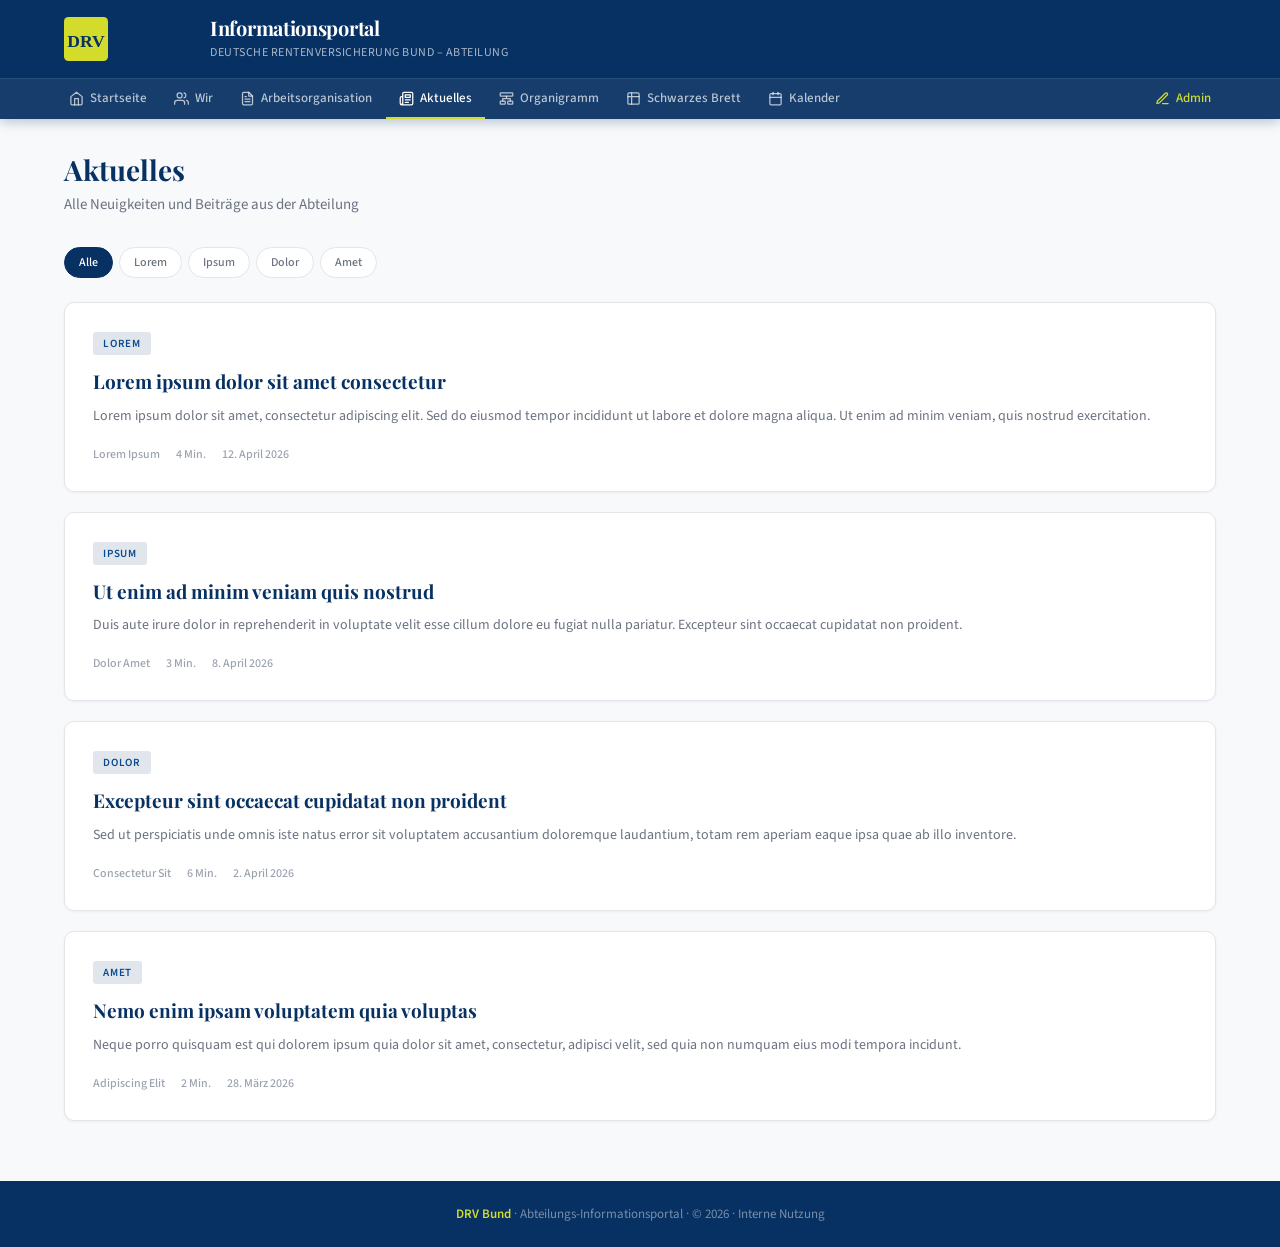
<file: aktuelles.html>
<!DOCTYPE html>
<html lang="de">
<head>
  <meta charset="UTF-8">
  <meta name="viewport" content="width=device-width, initial-scale=1.0">
  <title>Aktuelles – DRV Bund Abteilungsportal</title>
  <link rel="stylesheet" href="style.css">
</head>
<body>
  <header class="site-header">
    <div class="header-top">
      <a class="logo-area" href="index.html">
        <img class="logo-image" src="logo.svg" alt="DRV Bund Logo">
        <div class="logo-text">
          <h1>Informationsportal</h1>
          <span>Deutsche Rentenversicherung Bund – Abteilung</span>
        </div>
      </a>
    </div>
    <nav class="header-nav">
      <div class="nav-inner">
        <a class="nav-link" href="index.html">
          <svg viewBox="0 0 24 24" fill="none" stroke="currentColor" stroke-width="2" stroke-linecap="round" stroke-linejoin="round"><path d="M3 9l9-7 9 7v11a2 2 0 0 1-2 2H5a2 2 0 0 1-2-2z"/><polyline points="9 22 9 12 15 12 15 22"/></svg>
          Startseite
        </a>
        <a class="nav-link" href="wir.html">
          <svg viewBox="0 0 24 24" fill="none" stroke="currentColor" stroke-width="2" stroke-linecap="round" stroke-linejoin="round"><path d="M17 21v-2a4 4 0 0 0-4-4H5a4 4 0 0 0-4 4v2"/><circle cx="9" cy="7" r="4"/><path d="M23 21v-2a4 4 0 0 0-3-3.87"/><path d="M16 3.13a4 4 0 0 1 0 7.75"/></svg>
          Wir
        </a>
        <a class="nav-link" href="arbeitsorganisation.html">
          <svg viewBox="0 0 24 24" fill="none" stroke="currentColor" stroke-width="2" stroke-linecap="round" stroke-linejoin="round"><path d="M14 2H6a2 2 0 0 0-2 2v16a2 2 0 0 0 2 2h12a2 2 0 0 0 2-2V8z"/><polyline points="14 2 14 8 20 8"/><line x1="16" y1="13" x2="8" y2="13"/><line x1="16" y1="17" x2="8" y2="17"/><polyline points="10 9 9 9 8 9"/></svg>
          Arbeitsorganisation
        </a>
        <a class="nav-link active" href="aktuelles.html">
          <svg viewBox="0 0 24 24" fill="none" stroke="currentColor" stroke-width="2" stroke-linecap="round" stroke-linejoin="round"><path d="M4 22h16a2 2 0 0 0 2-2V4a2 2 0 0 0-2-2H8a2 2 0 0 0-2 2v16a2 2 0 0 0-2 2zm0 0a2 2 0 0 1-2-2v-9c0-1.1.9-2 2-2h2"/><path d="M18 14h-8"/><path d="M15 18h-5"/><path d="M10 6h8v4h-8z"/></svg>
          Aktuelles
        </a>
        <a class="nav-link" href="organigramm.html">
          <svg viewBox="0 0 24 24" fill="none" stroke="currentColor" stroke-width="2" stroke-linecap="round" stroke-linejoin="round"><rect x="2" y="3" width="20" height="5" rx="1"/><rect x="2" y="16" width="8" height="5" rx="1"/><rect x="14" y="16" width="8" height="5" rx="1"/><path d="M12 8v4M6 12h12M6 12v4M18 12v4"/></svg>
          Organigramm
        </a>
        <a class="nav-link" href="schwarzes-brett.html">
          <svg viewBox="0 0 24 24" fill="none" stroke="currentColor" stroke-width="2" stroke-linecap="round" stroke-linejoin="round"><rect x="3" y="3" width="18" height="18" rx="2"/><path d="M3 9h18M9 3v18"/></svg>
          Schwarzes Brett
        </a>
        <a class="nav-link" href="kalender.html">
          <svg viewBox="0 0 24 24" fill="none" stroke="currentColor" stroke-width="2" stroke-linecap="round" stroke-linejoin="round"><rect x="3" y="4" width="18" height="18" rx="2"/><line x1="16" y1="2" x2="16" y2="6"/><line x1="8" y1="2" x2="8" y2="6"/><line x1="3" y1="10" x2="21" y2="10"/></svg>
          Kalender
        </a>
        <a class="nav-link admin" href="admin.html">
          <svg viewBox="0 0 24 24" fill="none" stroke="currentColor" stroke-width="2" stroke-linecap="round" stroke-linejoin="round"><path d="M12 20h9"/><path d="M16.5 3.5a2.121 2.121 0 0 1 3 3L7 19l-4 1 1-4L16.5 3.5z"/></svg>
          Admin
        </a>
      </div>
    </nav>
  </header>

  <main>
    <div class="main-content">
      <div class="page-title-section">
        <h2 class="page-title">Aktuelles</h2>
        <p class="page-subtitle">Alle Neuigkeiten und Beiträge aus der Abteilung</p>
      </div>

      <!-- Filter -->
      <div style="display:flex;gap:6px;flex-wrap:wrap;margin-bottom:24px" id="cat-filters"></div>

      <!-- Blog-Liste -->
      <div class="blog-grid" id="blog-grid">
        <div class="empty-state"><p>Beiträge werden geladen…</p></div>
      </div>
    </div>
  </main>

  <footer class="site-footer">
    <strong>DRV Bund</strong> · Abteilungs-Informationsportal · © 2026 · Interne Nutzung
  </footer>

  <script src="data-store.js"></script>
  <script>
    let allPosts = [];
    let activeCategory = 'Alle';

    function renderFilters(posts) {
      const cats = ['Alle', ...new Set(posts.map(p => p.category).filter(Boolean))];
      document.getElementById('cat-filters').innerHTML = cats.map(cat =>
        `<button class="filter-pill ${cat === activeCategory ? 'active' : ''}"
                 onclick="setCategory('${cat}')">${cat}</button>`
      ).join('');
    }

    function setCategory(cat) {
      activeCategory = cat;
      renderFilters(allPosts);
      renderBlog(allPosts);
    }

    function renderBlog(posts) {
      const grid = document.getElementById('blog-grid');
      const filtered = activeCategory === 'Alle'
        ? posts
        : posts.filter(p => p.category === activeCategory);

      if (!filtered.length) {
        grid.innerHTML = '<div class="empty-state"><p>Keine Beiträge in dieser Kategorie.</p></div>';
        return;
      }
      grid.innerHTML = filtered.map(p => `
        <div class="blog-card">
          <div class="blog-card-category">${DRV.escapeHtml(p.category || 'Allgemein')}</div>
          <h3 class="blog-card-title">${DRV.escapeHtml(p.title)}</h3>
          <p class="blog-card-excerpt">${DRV.escapeHtml(p.excerpt)}</p>
          <div class="blog-card-meta">
            <span>${DRV.escapeHtml(p.author || '')}</span>
            <span>${DRV.escapeHtml(p.readTime || '')}</span>
            <span>${DRV.formatDate(p.createdAt)}</span>
          </div>
        </div>
      `).join('');
    }

    DRV.subscribe('blog', (posts) => {
      allPosts = posts;
      renderFilters(posts);
      renderBlog(posts);
    });
  </script>
</body>
</html>
</file>
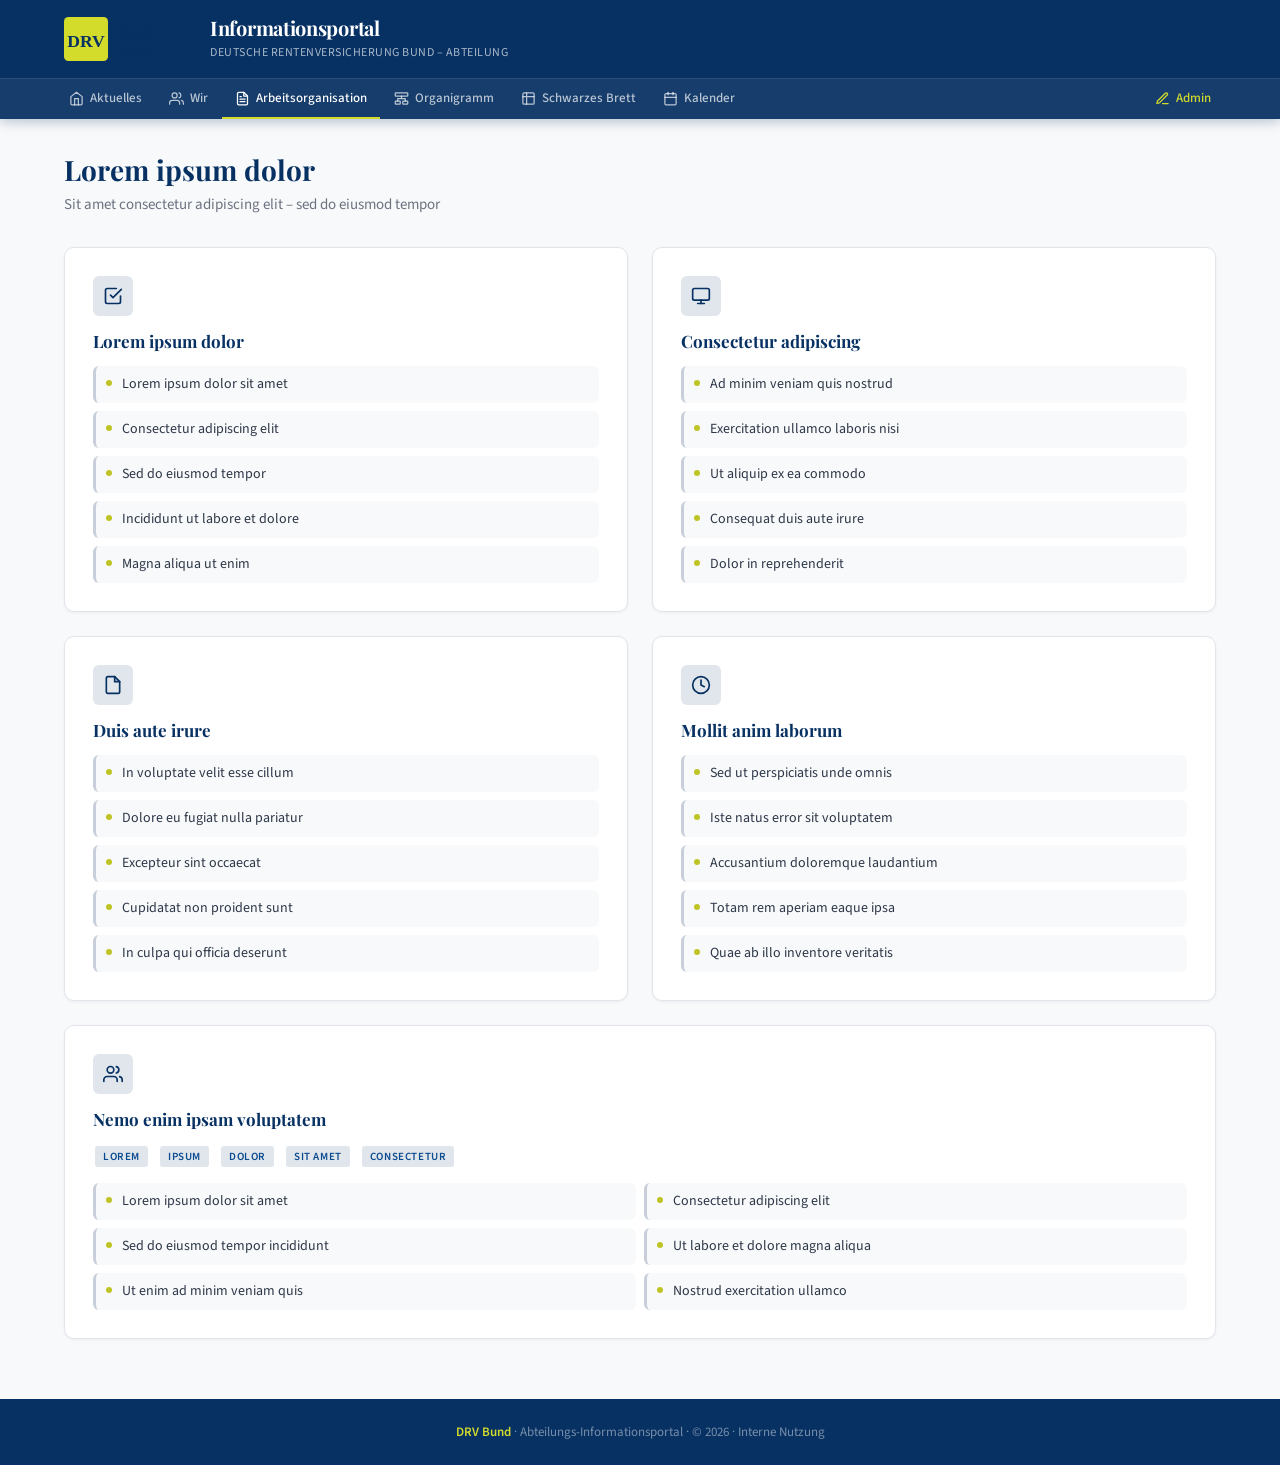
<file: arbeitsorganisation.html>
<!DOCTYPE html>
<html lang="de">
<head>
  <meta charset="UTF-8">
  <meta name="viewport" content="width=device-width, initial-scale=1.0">
  <title>Arbeitsorganisation – DRV Bund Abteilungsportal</title>
  <link rel="stylesheet" href="style.css">
  <style>
    .ao-grid {
      display: grid;
      grid-template-columns: 1fr 1fr;
      gap: 24px;
    }
    @media (max-width: 768px) { .ao-grid { grid-template-columns: 1fr; } }
    .ao-section {
      background: var(--white);
      border: 1px solid var(--gray-200);
      border-radius: var(--radius-lg);
      padding: 28px;
      box-shadow: var(--shadow-sm);
    }
    .ao-section-icon {
      width: 40px; height: 40px;
      background: var(--ice);
      border-radius: var(--radius);
      display: flex; align-items: center; justify-content: center;
      color: var(--navy); margin-bottom: 14px;
    }
    .ao-section-icon svg { width: 20px; height: 20px; }
    .ao-section-title {
      font-family: var(--font-display);
      font-size: 17px; font-weight: 700;
      color: var(--navy); margin-bottom: 14px;
    }
    .ao-list {
      list-style: none;
      display: flex; flex-direction: column; gap: 8px;
    }
    .ao-list li {
      display: flex; align-items: flex-start; gap: 10px;
      font-size: 14px; line-height: 1.5; color: var(--gray-800);
      padding: 8px 10px;
      border-radius: var(--radius);
      background: var(--gray-50);
      border-left: 3px solid var(--ice-dark);
      transition: var(--transition);
    }
    .ao-list li:hover { border-left-color: var(--lime); background: var(--ice); }
    .ao-list li::before {
      content: '';
      width: 6px; height: 6px; border-radius: 50%;
      background: var(--lime-dim);
      flex-shrink: 0; margin-top: 6px;
    }
    .ao-full {
      grid-column: 1 / -1;
    }
    .ao-tag {
      display: inline-block;
      font-size: 11px; font-weight: 600;
      text-transform: uppercase; letter-spacing: .6px;
      color: var(--navy-light);
      background: var(--ice);
      padding: 3px 8px; border-radius: 3px;
      margin: 2px;
    }
  </style>
</head>
<body>
  <header class="site-header">
    <div class="header-top">
      <a class="logo-area" href="index.html">
        <img class="logo-image" src="logo.svg" alt="DRV Bund Logo">
        <div class="logo-text">
          <h1>Informationsportal</h1>
          <span>Deutsche Rentenversicherung Bund – Abteilung</span>
        </div>
      </a>
    </div>
    <nav class="header-nav">
      <div class="nav-inner">
        <a class="nav-link" href="index.html">
          <svg viewBox="0 0 24 24" fill="none" stroke="currentColor" stroke-width="2" stroke-linecap="round" stroke-linejoin="round"><path d="M3 9l9-7 9 7v11a2 2 0 0 1-2 2H5a2 2 0 0 1-2-2z"/><polyline points="9 22 9 12 15 12 15 22"/></svg>
          Aktuelles
        </a>
        <a class="nav-link" href="wir.html">
          <svg viewBox="0 0 24 24" fill="none" stroke="currentColor" stroke-width="2" stroke-linecap="round" stroke-linejoin="round"><path d="M17 21v-2a4 4 0 0 0-4-4H5a4 4 0 0 0-4 4v2"/><circle cx="9" cy="7" r="4"/><path d="M23 21v-2a4 4 0 0 0-3-3.87"/><path d="M16 3.13a4 4 0 0 1 0 7.75"/></svg>
          Wir
        </a>
        <a class="nav-link active" href="arbeitsorganisation.html">
          <svg viewBox="0 0 24 24" fill="none" stroke="currentColor" stroke-width="2" stroke-linecap="round" stroke-linejoin="round"><path d="M14 2H6a2 2 0 0 0-2 2v16a2 2 0 0 0 2 2h12a2 2 0 0 0 2-2V8z"/><polyline points="14 2 14 8 20 8"/><line x1="16" y1="13" x2="8" y2="13"/><line x1="16" y1="17" x2="8" y2="17"/><polyline points="10 9 9 9 8 9"/></svg>
          Arbeitsorganisation
        </a>
        <a class="nav-link" href="organigramm.html">
          <svg viewBox="0 0 24 24" fill="none" stroke="currentColor" stroke-width="2" stroke-linecap="round" stroke-linejoin="round"><rect x="2" y="3" width="20" height="5" rx="1"/><rect x="2" y="16" width="8" height="5" rx="1"/><rect x="14" y="16" width="8" height="5" rx="1"/><path d="M12 8v4M6 12h12M6 12v4M18 12v4"/></svg>
          Organigramm
        </a>
        <a class="nav-link" href="schwarzes-brett.html">
          <svg viewBox="0 0 24 24" fill="none" stroke="currentColor" stroke-width="2" stroke-linecap="round" stroke-linejoin="round"><rect x="3" y="3" width="18" height="18" rx="2"/><path d="M3 9h18M9 3v18"/></svg>
          Schwarzes Brett
        </a>
        <a class="nav-link" href="kalender.html">
          <svg viewBox="0 0 24 24" fill="none" stroke="currentColor" stroke-width="2" stroke-linecap="round" stroke-linejoin="round"><rect x="3" y="4" width="18" height="18" rx="2"/><line x1="16" y1="2" x2="16" y2="6"/><line x1="8" y1="2" x2="8" y2="6"/><line x1="3" y1="10" x2="21" y2="10"/></svg>
          Kalender
        </a>
        <a class="nav-link admin" href="admin.html">
          <svg viewBox="0 0 24 24" fill="none" stroke="currentColor" stroke-width="2" stroke-linecap="round" stroke-linejoin="round"><path d="M12 20h9"/><path d="M16.5 3.5a2.121 2.121 0 0 1 3 3L7 19l-4 1 1-4L16.5 3.5z"/></svg>
          Admin
        </a>
      </div>
    </nav>
  </header>

  <main>
    <div class="main-content">
      <div class="page-title-section">
        <h2 class="page-title">Lorem ipsum dolor</h2>
        <p class="page-subtitle">Sit amet consectetur adipiscing elit – sed do eiusmod tempor</p>
      </div>

      <div class="ao-grid">

        <div class="ao-section">
          <div class="ao-section-icon">
            <svg viewBox="0 0 24 24" fill="none" stroke="currentColor" stroke-width="2" stroke-linecap="round" stroke-linejoin="round"><polyline points="9 11 12 14 22 4"/><path d="M21 12v7a2 2 0 0 1-2 2H5a2 2 0 0 1-2-2V5a2 2 0 0 1 2-2h11"/></svg>
          </div>
          <div class="ao-section-title">Lorem ipsum dolor</div>
          <ul class="ao-list">
            <li>Lorem ipsum dolor sit amet</li>
            <li>Consectetur adipiscing elit</li>
            <li>Sed do eiusmod tempor</li>
            <li>Incididunt ut labore et dolore</li>
            <li>Magna aliqua ut enim</li>
          </ul>
        </div>

        <div class="ao-section">
          <div class="ao-section-icon">
            <svg viewBox="0 0 24 24" fill="none" stroke="currentColor" stroke-width="2" stroke-linecap="round" stroke-linejoin="round"><rect x="2" y="3" width="20" height="14" rx="2"/><line x1="8" y1="21" x2="16" y2="21"/><line x1="12" y1="17" x2="12" y2="21"/></svg>
          </div>
          <div class="ao-section-title">Consectetur adipiscing</div>
          <ul class="ao-list">
            <li>Ad minim veniam quis nostrud</li>
            <li>Exercitation ullamco laboris nisi</li>
            <li>Ut aliquip ex ea commodo</li>
            <li>Consequat duis aute irure</li>
            <li>Dolor in reprehenderit</li>
          </ul>
        </div>

        <div class="ao-section">
          <div class="ao-section-icon">
            <svg viewBox="0 0 24 24" fill="none" stroke="currentColor" stroke-width="2" stroke-linecap="round" stroke-linejoin="round"><path d="M14 2H6a2 2 0 0 0-2 2v16a2 2 0 0 0 2 2h12a2 2 0 0 0 2-2V8z"/><polyline points="14 2 14 8 20 8"/></svg>
          </div>
          <div class="ao-section-title">Duis aute irure</div>
          <ul class="ao-list">
            <li>In voluptate velit esse cillum</li>
            <li>Dolore eu fugiat nulla pariatur</li>
            <li>Excepteur sint occaecat</li>
            <li>Cupidatat non proident sunt</li>
            <li>In culpa qui officia deserunt</li>
          </ul>
        </div>

        <div class="ao-section">
          <div class="ao-section-icon">
            <svg viewBox="0 0 24 24" fill="none" stroke="currentColor" stroke-width="2" stroke-linecap="round" stroke-linejoin="round"><circle cx="12" cy="12" r="10"/><polyline points="12 6 12 12 16 14"/></svg>
          </div>
          <div class="ao-section-title">Mollit anim laborum</div>
          <ul class="ao-list">
            <li>Sed ut perspiciatis unde omnis</li>
            <li>Iste natus error sit voluptatem</li>
            <li>Accusantium doloremque laudantium</li>
            <li>Totam rem aperiam eaque ipsa</li>
            <li>Quae ab illo inventore veritatis</li>
          </ul>
        </div>

        <div class="ao-section ao-full">
          <div class="ao-section-icon">
            <svg viewBox="0 0 24 24" fill="none" stroke="currentColor" stroke-width="2" stroke-linecap="round" stroke-linejoin="round"><path d="M17 21v-2a4 4 0 0 0-4-4H5a4 4 0 0 0-4 4v2"/><circle cx="9" cy="7" r="4"/><path d="M23 21v-2a4 4 0 0 0-3-3.87"/><path d="M16 3.13a4 4 0 0 1 0 7.75"/></svg>
          </div>
          <div class="ao-section-title">Nemo enim ipsam voluptatem</div>
          <div style="display:flex;flex-wrap:wrap;gap:8px;margin-bottom:14px">
            <span class="ao-tag">Lorem</span>
            <span class="ao-tag">Ipsum</span>
            <span class="ao-tag">Dolor</span>
            <span class="ao-tag">Sit amet</span>
            <span class="ao-tag">Consectetur</span>
          </div>
          <ul class="ao-list" style="display:grid;grid-template-columns:1fr 1fr;gap:8px">
            <li>Lorem ipsum dolor sit amet</li>
            <li>Consectetur adipiscing elit</li>
            <li>Sed do eiusmod tempor incididunt</li>
            <li>Ut labore et dolore magna aliqua</li>
            <li>Ut enim ad minim veniam quis</li>
            <li>Nostrud exercitation ullamco</li>
          </ul>
        </div>

      </div>
    </div>
  </main>

  <footer class="site-footer">
    <strong>DRV Bund</strong> · Abteilungs-Informationsportal · © 2026 · Interne Nutzung
  </footer>
</body>
</html>
</file>
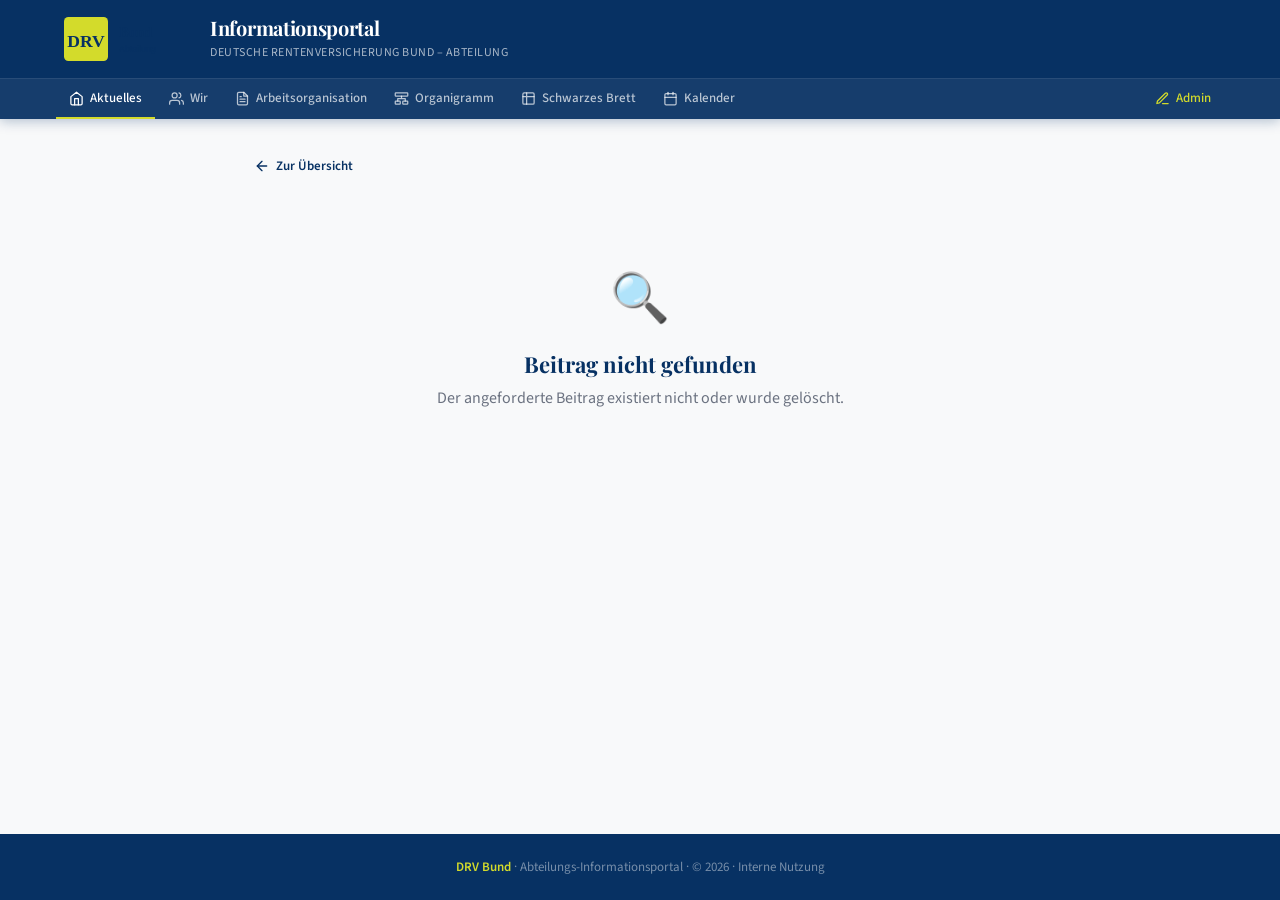
<file: beitrag.html>
<!DOCTYPE html>
<html lang="de">
<head>
  <meta charset="UTF-8">
  <meta name="viewport" content="width=device-width, initial-scale=1.0">
  <title>Beitrag – DRV Bund Abteilungsportal</title>
  <link rel="stylesheet" href="style.css">
  <style>
    .beitrag-wrap {
      max-width: 780px;
      margin: 0 auto;
    }
    .back-link {
      display: inline-flex;
      align-items: center;
      gap: 6px;
      font-size: 13px;
      font-weight: 600;
      color: var(--navy);
      text-decoration: none;
      margin-bottom: 24px;
      padding: 6px 12px 6px 4px;
      border-radius: var(--radius);
      transition: var(--transition);
    }
    .back-link:hover {
      background: var(--ice);
      transform: translateX(-2px);
    }
    .back-link svg { width: 16px; height: 16px; }

    .beitrag-category {
      display: inline-flex;
      font-size: 11px;
      font-weight: 600;
      text-transform: uppercase;
      letter-spacing: .8px;
      color: var(--navy-light);
      background: var(--ice);
      padding: 5px 12px;
      border-radius: 3px;
      margin-bottom: 20px;
    }

    .beitrag-title {
      font-family: var(--font-display);
      font-size: 36px;
      font-weight: 700;
      color: var(--navy);
      line-height: 1.2;
      margin-bottom: 16px;
      letter-spacing: -.5px;
    }
    @media (max-width: 640px) { .beitrag-title { font-size: 26px; } }

    .beitrag-meta {
      display: flex;
      flex-wrap: wrap;
      align-items: center;
      gap: 18px;
      font-size: 13px;
      color: var(--gray-600);
      padding-bottom: 20px;
      border-bottom: 1px solid var(--gray-200);
      margin-bottom: 32px;
    }
    .beitrag-meta .separator {
      color: var(--gray-400);
    }
    .beitrag-author {
      display: flex;
      align-items: center;
      gap: 10px;
      font-weight: 600;
      color: var(--navy);
    }
    .beitrag-avatar {
      width: 34px; height: 34px; border-radius: 50%;
      background: var(--ice-dark);
      display: flex; align-items: center; justify-content: center;
      font-family: var(--font-display);
      font-weight: 700; font-size: 13px;
      color: var(--navy);
    }

    .beitrag-excerpt {
      font-size: 18px;
      line-height: 1.6;
      color: var(--gray-800);
      margin-bottom: 28px;
      padding-left: 18px;
      border-left: 4px solid var(--lime);
      font-weight: 500;
    }

    .beitrag-body {
      font-size: 16px;
      line-height: 1.75;
      color: var(--gray-800);
    }
    .beitrag-body p {
      margin-bottom: 18px;
    }

    .beitrag-footer {
      margin-top: 48px;
      padding-top: 24px;
      border-top: 1px solid var(--gray-200);
      display: flex;
      justify-content: space-between;
      align-items: center;
      font-size: 13px;
      color: var(--gray-600);
      flex-wrap: wrap;
      gap: 12px;
    }

    .not-found {
      text-align: center;
      padding: 60px 20px;
    }
    .not-found-icon {
      font-size: 48px;
      margin-bottom: 16px;
    }
    .not-found h3 {
      font-family: var(--font-display);
      font-size: 22px;
      color: var(--navy);
      margin-bottom: 8px;
    }
    .not-found p {
      color: var(--gray-600);
      margin-bottom: 24px;
    }
  </style>
</head>
<body>

  <!-- Header -->
  <header class="site-header">
    <div class="header-top">
      <a class="logo-area" href="index.html">
        <img class="logo-image" src="logo.svg" alt="DRV Bund Logo">
        <div class="logo-text">
          <h1>Informationsportal</h1>
          <span>Deutsche Rentenversicherung Bund – Abteilung</span>
        </div>
      </a>
    </div>
    <nav class="header-nav">
      <div class="nav-inner">
        <a class="nav-link active" href="index.html">
          <svg viewBox="0 0 24 24" fill="none" stroke="currentColor" stroke-width="2" stroke-linecap="round" stroke-linejoin="round"><path d="M3 9l9-7 9 7v11a2 2 0 0 1-2 2H5a2 2 0 0 1-2-2z"/><polyline points="9 22 9 12 15 12 15 22"/></svg>
          Aktuelles
        </a>
        <a class="nav-link" href="wir.html">
          <svg viewBox="0 0 24 24" fill="none" stroke="currentColor" stroke-width="2" stroke-linecap="round" stroke-linejoin="round"><path d="M17 21v-2a4 4 0 0 0-4-4H5a4 4 0 0 0-4 4v2"/><circle cx="9" cy="7" r="4"/><path d="M23 21v-2a4 4 0 0 0-3-3.87"/><path d="M16 3.13a4 4 0 0 1 0 7.75"/></svg>
          Wir
        </a>
        <a class="nav-link" href="arbeitsorganisation.html">
          <svg viewBox="0 0 24 24" fill="none" stroke="currentColor" stroke-width="2" stroke-linecap="round" stroke-linejoin="round"><path d="M14 2H6a2 2 0 0 0-2 2v16a2 2 0 0 0 2 2h12a2 2 0 0 0 2-2V8z"/><polyline points="14 2 14 8 20 8"/><line x1="16" y1="13" x2="8" y2="13"/><line x1="16" y1="17" x2="8" y2="17"/><polyline points="10 9 9 9 8 9"/></svg>
          Arbeitsorganisation
        </a>
        <a class="nav-link" href="organigramm.html">
          <svg viewBox="0 0 24 24" fill="none" stroke="currentColor" stroke-width="2" stroke-linecap="round" stroke-linejoin="round"><rect x="2" y="3" width="20" height="5" rx="1"/><rect x="2" y="16" width="8" height="5" rx="1"/><rect x="14" y="16" width="8" height="5" rx="1"/><path d="M12 8v4M6 12h12M6 12v4M18 12v4"/></svg>
          Organigramm
        </a>
        <a class="nav-link" href="schwarzes-brett.html">
          <svg viewBox="0 0 24 24" fill="none" stroke="currentColor" stroke-width="2" stroke-linecap="round" stroke-linejoin="round"><rect x="3" y="3" width="18" height="18" rx="2"/><path d="M3 9h18M9 3v18"/></svg>
          Schwarzes Brett
        </a>
        <a class="nav-link" href="kalender.html">
          <svg viewBox="0 0 24 24" fill="none" stroke="currentColor" stroke-width="2" stroke-linecap="round" stroke-linejoin="round"><rect x="3" y="4" width="18" height="18" rx="2"/><line x1="16" y1="2" x2="16" y2="6"/><line x1="8" y1="2" x2="8" y2="6"/><line x1="3" y1="10" x2="21" y2="10"/></svg>
          Kalender
        </a>
        <a class="nav-link admin" href="admin.html">
          <svg viewBox="0 0 24 24" fill="none" stroke="currentColor" stroke-width="2" stroke-linecap="round" stroke-linejoin="round"><path d="M12 20h9"/><path d="M16.5 3.5a2.121 2.121 0 0 1 3 3L7 19l-4 1 1-4L16.5 3.5z"/></svg>
          Admin
        </a>
      </div>
    </nav>
  </header>

  <!-- Main -->
  <main>
    <div class="main-content">
      <div class="beitrag-wrap" id="beitrag-content">
        <div class="empty-state"><p>Wird geladen…</p></div>
      </div>
    </div>
  </main>

  <!-- Footer -->
  <footer class="site-footer">
    <strong>DRV Bund</strong> · Abteilungs-Informationsportal · © 2026 · Interne Nutzung
  </footer>

  <!-- Lokaler Datenspeicher -->
  <script src="data-store.js"></script>

  <script>
    // ── ID aus URL holen ──────────────────────
    const params = new URLSearchParams(window.location.search);
    const postId = params.get('id');

    // ── Initialen für Avatar ───────────────────
    function initials(name) {
      if (!name) return '?';
      return name.split(/\s+/).slice(0, 2).map(w => w[0]).join('').toUpperCase();
    }

    // ── Rendern ────────────────────────────────
    function render(posts) {
      const container = document.getElementById('beitrag-content');
      const post = posts.find(p => p.id === postId);

      if (!post) {
        container.innerHTML = `
          <a class="back-link" href="index.html">
            <svg viewBox="0 0 24 24" fill="none" stroke="currentColor" stroke-width="2" stroke-linecap="round" stroke-linejoin="round"><line x1="19" y1="12" x2="5" y2="12"/><polyline points="12 19 5 12 12 5"/></svg>
            Zur Übersicht
          </a>
          <div class="not-found">
            <div class="not-found-icon">🔍</div>
            <h3>Beitrag nicht gefunden</h3>
            <p>Der angeforderte Beitrag existiert nicht oder wurde gelöscht.</p>
          </div>`;
        document.title = 'Nicht gefunden – DRV Bund Abteilungsportal';
        return;
      }

      // Absätze aus Volltext erzeugen; Fallback: Excerpt wiederholen
      const bodyText = (post.body || post.excerpt || '').trim();
      const paragraphs = bodyText
        ? bodyText.split(/\n\s*\n/).map(p =>
            `<p>${DRV.escapeHtml(p).replace(/\n/g, '<br>')}</p>`
          ).join('')
        : `<p style="color:var(--gray-400);font-style:italic">Kein weiterer Text vorhanden.</p>`;

      document.title = post.title + ' – DRV Bund Abteilungsportal';

      container.innerHTML = `
        <a class="back-link" href="index.html">
          <svg viewBox="0 0 24 24" fill="none" stroke="currentColor" stroke-width="2" stroke-linecap="round" stroke-linejoin="round"><line x1="19" y1="12" x2="5" y2="12"/><polyline points="12 19 5 12 12 5"/></svg>
          Zur Übersicht
        </a>

        <article>
          ${post.category ? `<div class="beitrag-category">${DRV.escapeHtml(post.category)}</div>` : ''}
          <h1 class="beitrag-title">${DRV.escapeHtml(post.title)}</h1>

          <div class="beitrag-meta">
            ${post.author ? `
              <div class="beitrag-author">
                <div class="beitrag-avatar">${DRV.escapeHtml(initials(post.author))}</div>
                <span>${DRV.escapeHtml(post.author)}</span>
              </div>
              <span class="separator">·</span>` : ''
            }
            <span>📅 ${DRV.escapeHtml(DRV.formatDate(post.createdAt))}</span>
            ${post.readTime ? `
              <span class="separator">·</span>
              <span>🕐 ${DRV.escapeHtml(post.readTime)}</span>` : ''
            }
          </div>

          <div class="beitrag-excerpt">${DRV.escapeHtml(post.excerpt)}</div>

          <div class="beitrag-body">${paragraphs}</div>

          <div class="beitrag-footer">
            <a class="back-link" href="index.html" style="margin:0">
              <svg viewBox="0 0 24 24" fill="none" stroke="currentColor" stroke-width="2" stroke-linecap="round" stroke-linejoin="round"><line x1="19" y1="12" x2="5" y2="12"/><polyline points="12 19 5 12 12 5"/></svg>
              Alle Beiträge
            </a>
            <span>Veröffentlicht ${DRV.formatDate(post.createdAt)}</span>
          </div>
        </article>
      `;
    }

    DRV.subscribe('blog', render);
  </script>

</body>
</html>
</file>
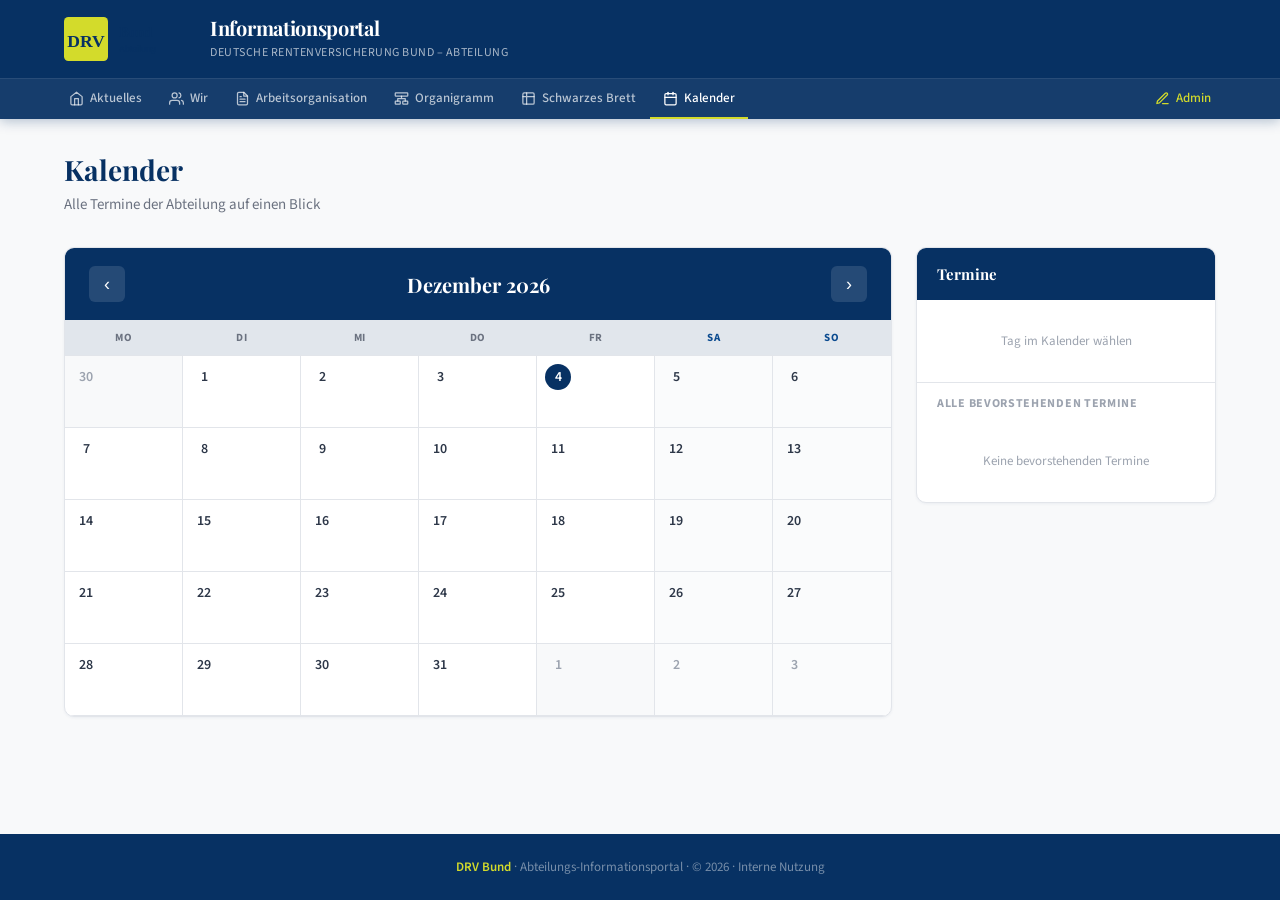
<file: kalender.html>
<!DOCTYPE html>
<html lang="de">
<head>
  <meta charset="UTF-8">
  <meta name="viewport" content="width=device-width, initial-scale=1.0">
  <title>Kalender – DRV Bund Abteilungsportal</title>
  <link rel="stylesheet" href="style.css">
  <style>
    .kalender-layout {
      display: grid;
      grid-template-columns: 1fr 300px;
      gap: 24px;
      align-items: start;
    }
    @media (max-width: 900px) { .kalender-layout { grid-template-columns: 1fr; } }

    /* ── Kalender-Grid ── */
    .cal-wrapper {
      background: var(--white);
      border: 1px solid var(--gray-200);
      border-radius: var(--radius-lg);
      overflow: hidden;
      box-shadow: var(--shadow-sm);
    }
    .cal-header {
      background: var(--navy);
      color: var(--white);
      display: flex;
      align-items: center;
      justify-content: space-between;
      padding: 18px 24px;
    }
    .cal-header-title {
      font-family: var(--font-display);
      font-size: 20px;
      font-weight: 700;
    }
    .cal-nav-btn {
      background: rgba(255,255,255,.12);
      border: none;
      color: var(--white);
      width: 36px; height: 36px;
      border-radius: var(--radius);
      cursor: pointer;
      font-size: 18px;
      display: flex; align-items: center; justify-content: center;
      transition: var(--transition);
    }
    .cal-nav-btn:hover { background: rgba(255,255,255,.22); }
    .cal-weekdays {
      display: grid;
      grid-template-columns: repeat(7, 1fr);
      background: var(--ice);
      border-bottom: 1px solid var(--gray-200);
    }
    .cal-weekday {
      text-align: center;
      padding: 10px 4px;
      font-size: 11px;
      font-weight: 700;
      text-transform: uppercase;
      letter-spacing: .6px;
      color: var(--gray-600);
    }
    .cal-weekday.weekend { color: var(--navy-light); }
    .cal-days {
      display: grid;
      grid-template-columns: repeat(7, 1fr);
    }
    .cal-day {
      min-height: 72px;
      padding: 8px;
      border-right: 1px solid var(--gray-200);
      border-bottom: 1px solid var(--gray-200);
      cursor: pointer;
      transition: background var(--transition);
      position: relative;
    }
    .cal-day:nth-child(7n) { border-right: none; }
    .cal-day:hover { background: var(--gray-50); }
    .cal-day.other-month { background: var(--gray-50); }
    .cal-day.other-month .cal-day-num { color: var(--gray-400); }
    .cal-day.today .cal-day-num {
      background: var(--navy);
      color: var(--white);
      border-radius: 50%;
      width: 26px; height: 26px;
      display: flex; align-items: center; justify-content: center;
    }
    .cal-day.selected { background: var(--ice); }
    .cal-day.selected .cal-day-num {
      background: var(--lime);
      color: var(--navy);
      border-radius: 50%;
      width: 26px; height: 26px;
      display: flex; align-items: center; justify-content: center;
      font-weight: 700;
    }
    .cal-day.weekend-day { background: rgba(7,49,99,.02); }
    .cal-day-num {
      font-size: 14px;
      font-weight: 600;
      color: var(--gray-800);
      margin-bottom: 4px;
      line-height: 26px;
      width: 26px;
      text-align: center;
    }
    .cal-day-dots {
      display: flex;
      flex-wrap: wrap;
      gap: 3px;
      margin-top: 2px;
    }
    .cal-dot {
      width: 6px; height: 6px;
      border-radius: 50%;
      background: var(--lime-dim);
      flex-shrink: 0;
    }
    .cal-day-event-label {
      font-size: 10px;
      font-weight: 600;
      color: var(--navy);
      background: var(--lime);
      border-radius: 3px;
      padding: 1px 5px;
      margin-top: 2px;
      white-space: nowrap;
      overflow: hidden;
      text-overflow: ellipsis;
      max-width: 100%;
      display: block;
    }

    /* ── Termin-Detail-Panel ── */
    .termin-panel {
      background: var(--white);
      border: 1px solid var(--gray-200);
      border-radius: var(--radius-lg);
      overflow: hidden;
      box-shadow: var(--shadow-sm);
      position: sticky;
      top: 120px;
    }
    .termin-panel-header {
      background: var(--navy);
      color: var(--white);
      padding: 16px 20px;
      font-family: var(--font-display);
      font-size: 15px;
      font-weight: 700;
    }
    .termin-panel-body { padding: 12px; }
    .termin-panel-item {
      padding: 12px;
      border-radius: var(--radius);
      background: var(--gray-50);
      border-left: 3px solid var(--lime-dim);
      margin-bottom: 8px;
    }
    .termin-panel-item:last-child { margin-bottom: 0; }
    .termin-panel-title { font-weight: 700; font-size: 14px; color: var(--navy); margin-bottom: 4px; }
    .termin-panel-meta { font-size: 12px; color: var(--gray-600); }
    .termin-panel-empty { padding: 20px; text-align: center; color: var(--gray-400); font-size: 13px; }

    /* ── Alle Termine Liste ── */
    .all-termine {
      margin-top: 0;
    }
    .all-termine-title {
      font-size: 12px; font-weight: 700;
      text-transform: uppercase; letter-spacing: .7px;
      color: var(--gray-400);
      padding: 12px 20px 8px;
      border-top: 1px solid var(--gray-200);
    }
  </style>
</head>
<body>
  <header class="site-header">
    <div class="header-top">
      <a class="logo-area" href="index.html">
        <img class="logo-image" src="logo.svg" alt="DRV Bund Logo">
        <div class="logo-text">
          <h1>Informationsportal</h1>
          <span>Deutsche Rentenversicherung Bund – Abteilung</span>
        </div>
      </a>
    </div>
    <nav class="header-nav">
      <div class="nav-inner">
        <a class="nav-link" href="index.html">
          <svg viewBox="0 0 24 24" fill="none" stroke="currentColor" stroke-width="2" stroke-linecap="round" stroke-linejoin="round"><path d="M3 9l9-7 9 7v11a2 2 0 0 1-2 2H5a2 2 0 0 1-2-2z"/><polyline points="9 22 9 12 15 12 15 22"/></svg>
          Aktuelles
        </a>
        <a class="nav-link" href="wir.html">
          <svg viewBox="0 0 24 24" fill="none" stroke="currentColor" stroke-width="2" stroke-linecap="round" stroke-linejoin="round"><path d="M17 21v-2a4 4 0 0 0-4-4H5a4 4 0 0 0-4 4v2"/><circle cx="9" cy="7" r="4"/><path d="M23 21v-2a4 4 0 0 0-3-3.87"/><path d="M16 3.13a4 4 0 0 1 0 7.75"/></svg>
          Wir
        </a>
        <a class="nav-link" href="arbeitsorganisation.html">
          <svg viewBox="0 0 24 24" fill="none" stroke="currentColor" stroke-width="2" stroke-linecap="round" stroke-linejoin="round"><path d="M14 2H6a2 2 0 0 0-2 2v16a2 2 0 0 0 2 2h12a2 2 0 0 0 2-2V8z"/><polyline points="14 2 14 8 20 8"/><line x1="16" y1="13" x2="8" y2="13"/><line x1="16" y1="17" x2="8" y2="17"/><polyline points="10 9 9 9 8 9"/></svg>
          Arbeitsorganisation
        </a>
        <a class="nav-link" href="organigramm.html">
          <svg viewBox="0 0 24 24" fill="none" stroke="currentColor" stroke-width="2" stroke-linecap="round" stroke-linejoin="round"><rect x="2" y="3" width="20" height="5" rx="1"/><rect x="2" y="16" width="8" height="5" rx="1"/><rect x="14" y="16" width="8" height="5" rx="1"/><path d="M12 8v4M6 12h12M6 12v4M18 12v4"/></svg>
          Organigramm
        </a>
        <a class="nav-link" href="schwarzes-brett.html">
          <svg viewBox="0 0 24 24" fill="none" stroke="currentColor" stroke-width="2" stroke-linecap="round" stroke-linejoin="round"><rect x="3" y="3" width="18" height="18" rx="2"/><path d="M3 9h18M9 3v18"/></svg>
          Schwarzes Brett
        </a>
        <a class="nav-link active" href="kalender.html">
          <svg viewBox="0 0 24 24" fill="none" stroke="currentColor" stroke-width="2" stroke-linecap="round" stroke-linejoin="round"><rect x="3" y="4" width="18" height="18" rx="2"/><line x1="16" y1="2" x2="16" y2="6"/><line x1="8" y1="2" x2="8" y2="6"/><line x1="3" y1="10" x2="21" y2="10"/></svg>
          Kalender
        </a>
        <a class="nav-link admin" href="admin.html">
          <svg viewBox="0 0 24 24" fill="none" stroke="currentColor" stroke-width="2" stroke-linecap="round" stroke-linejoin="round"><path d="M12 20h9"/><path d="M16.5 3.5a2.121 2.121 0 0 1 3 3L7 19l-4 1 1-4L16.5 3.5z"/></svg>
          Admin
        </a>
      </div>
    </nav>
  </header>

  <main>
    <div class="main-content">
      <div class="page-title-section">
        <h2 class="page-title">Kalender</h2>
        <p class="page-subtitle">Alle Termine der Abteilung auf einen Blick</p>
      </div>

      <div class="kalender-layout">
        <!-- Kalender -->
        <div>
          <div class="cal-wrapper">
            <div class="cal-header">
              <button class="cal-nav-btn" onclick="prevMonth()">&#8249;</button>
              <div class="cal-header-title" id="cal-title"></div>
              <button class="cal-nav-btn" onclick="nextMonth()">&#8250;</button>
            </div>
            <div class="cal-weekdays">
              <div class="cal-weekday">Mo</div>
              <div class="cal-weekday">Di</div>
              <div class="cal-weekday">Mi</div>
              <div class="cal-weekday">Do</div>
              <div class="cal-weekday">Fr</div>
              <div class="cal-weekday weekend">Sa</div>
              <div class="cal-weekday weekend">So</div>
            </div>
            <div class="cal-days" id="cal-days"></div>
          </div>
        </div>

        <!-- Detail-Panel -->
        <div class="termin-panel">
          <div class="termin-panel-header" id="panel-header">Termine</div>
          <div class="termin-panel-body" id="panel-body">
            <div class="termin-panel-empty">Tag im Kalender wählen</div>
          </div>
          <div class="all-termine-title">Alle bevorstehenden Termine</div>
          <div class="termin-panel-body" id="all-termine-list"></div>
        </div>
      </div>
    </div>
  </main>

  <footer class="site-footer">
    <strong>DRV Bund</strong> · Abteilungs-Informationsportal · © 2026 · Interne Nutzung
  </footer>

  <script src="data-store.js"></script>
  <script>
    const MONTHS_DE = ['Januar','Februar','März','April','Mai','Juni',
                       'Juli','August','September','Oktober','November','Dezember'];

    let termine = [];
    let today = new Date();
    let viewYear  = today.getFullYear();
    let viewMonth = today.getMonth(); // 0-based
    let selectedDate = null;

    // ── Navigation ──────────────────────────────
    function prevMonth() {
      if (--viewMonth < 0) { viewMonth = 11; viewYear--; }
      renderCalendar();
    }
    function nextMonth() {
      if (++viewMonth > 11) { viewMonth = 0; viewYear++; }
      renderCalendar();
    }

    // ── Kalender ────────────────────────────────
    function renderCalendar() {
      document.getElementById('cal-title').textContent =
        MONTHS_DE[viewMonth] + ' ' + viewYear;

      const firstDay = new Date(viewYear, viewMonth, 1);
      const lastDay  = new Date(viewYear, viewMonth + 1, 0);

      // Montag als Wochenanfang (0=Mo … 6=So)
      let startDow = (firstDay.getDay() + 6) % 7;
      const totalCells = Math.ceil((startDow + lastDay.getDate()) / 7) * 7;

      const terminByDate = {};
      termine.forEach(t => {
        if (t.date) terminByDate[t.date] = (terminByDate[t.date] || []).concat(t);
      });

      const container = document.getElementById('cal-days');
      container.innerHTML = '';

      for (let i = 0; i < totalCells; i++) {
        const dayOffset = i - startDow;
        const date = new Date(viewYear, viewMonth, 1 + dayOffset);
        const isCurrentMonth = date.getMonth() === viewMonth;
        const isToday = date.toDateString() === today.toDateString();
        const dateStr = toDateStr(date);
        const isSelected = selectedDate === dateStr;
        const dayTermine = terminByDate[dateStr] || [];
        const dow = (date.getDay() + 6) % 7; // 5=Sa, 6=So
        const isWeekend = dow >= 5;

        const cell = document.createElement('div');
        cell.className = [
          'cal-day',
          !isCurrentMonth ? 'other-month' : '',
          isToday ? 'today' : '',
          isSelected ? 'selected' : '',
          isWeekend ? 'weekend-day' : '',
        ].filter(Boolean).join(' ');

        cell.innerHTML = `<div class="cal-day-num">${date.getDate()}</div>`;

        if (dayTermine.length && isCurrentMonth) {
          if (dayTermine.length <= 2) {
            dayTermine.forEach(t => {
              const lbl = document.createElement('span');
              lbl.className = 'cal-day-event-label';
              lbl.textContent = t.title;
              cell.appendChild(lbl);
            });
          } else {
            const dots = document.createElement('div');
            dots.className = 'cal-day-dots';
            for (let d = 0; d < Math.min(dayTermine.length, 4); d++) {
              dots.innerHTML += '<div class="cal-dot"></div>';
            }
            cell.appendChild(dots);
          }
        }

        cell.addEventListener('click', () => selectDay(dateStr));
        container.appendChild(cell);
      }
    }

    // ── Tag auswählen ────────────────────────────
    function selectDay(dateStr) {
      selectedDate = dateStr;
      renderCalendar();

      const d = new Date(dateStr + 'T00:00:00');
      const label = d.toLocaleDateString('de-DE', { weekday:'long', day:'numeric', month:'long' });
      document.getElementById('panel-header').textContent = label;

      const dayTermine = termine.filter(t => t.date === dateStr);
      const body = document.getElementById('panel-body');

      if (!dayTermine.length) {
        body.innerHTML = '<div class="termin-panel-empty">Keine Termine an diesem Tag</div>';
        return;
      }
      body.innerHTML = dayTermine.map(t => `
        <div class="termin-panel-item">
          <div class="termin-panel-title">${DRV.escapeHtml(t.title)}</div>
          <div class="termin-panel-meta">
            ${t.time ? '🕐 ' + DRV.escapeHtml(t.time) : ''}
            ${t.location ? '&nbsp;&nbsp;📍 ' + DRV.escapeHtml(t.location) : ''}
          </div>
        </div>
      `).join('');
    }

    // ── Alle Termine ─────────────────────────────
    function renderAllTermine() {
      const list = document.getElementById('all-termine-list');
      const upcoming = termine
        .filter(t => t.date >= toDateStr(today))
        .slice(0, 8);

      if (!upcoming.length) {
        list.innerHTML = '<div class="termin-panel-empty">Keine bevorstehenden Termine</div>';
        return;
      }
      list.innerHTML = upcoming.map(t => {
        const d = new Date(t.date + 'T00:00:00');
        return `
          <div class="termin-panel-item" style="cursor:pointer" onclick="jumpTo('${t.date}')">
            <div class="termin-panel-title">${DRV.escapeHtml(t.title)}</div>
            <div class="termin-panel-meta">
              📅 ${d.toLocaleDateString('de-DE', { day:'numeric', month:'long' })}
              ${t.time ? '&nbsp;🕐 ' + DRV.escapeHtml(t.time) : ''}
              ${t.location ? '<br>📍 ' + DRV.escapeHtml(t.location) : ''}
            </div>
          </div>`;
      }).join('');
    }

    function jumpTo(dateStr) {
      const d = new Date(dateStr + 'T00:00:00');
      viewYear  = d.getFullYear();
      viewMonth = d.getMonth();
      renderCalendar();
      selectDay(dateStr);
    }

    function toDateStr(d) {
      return d.getFullYear() + '-' +
        String(d.getMonth() + 1).padStart(2, '0') + '-' +
        String(d.getDate()).padStart(2, '0');
    }

    // ── Daten ────────────────────────────────────
    DRV.subscribe('termine', (data) => {
      termine = data;
      renderCalendar();
      renderAllTermine();
    });
  </script>
</body>
</html>
</file>
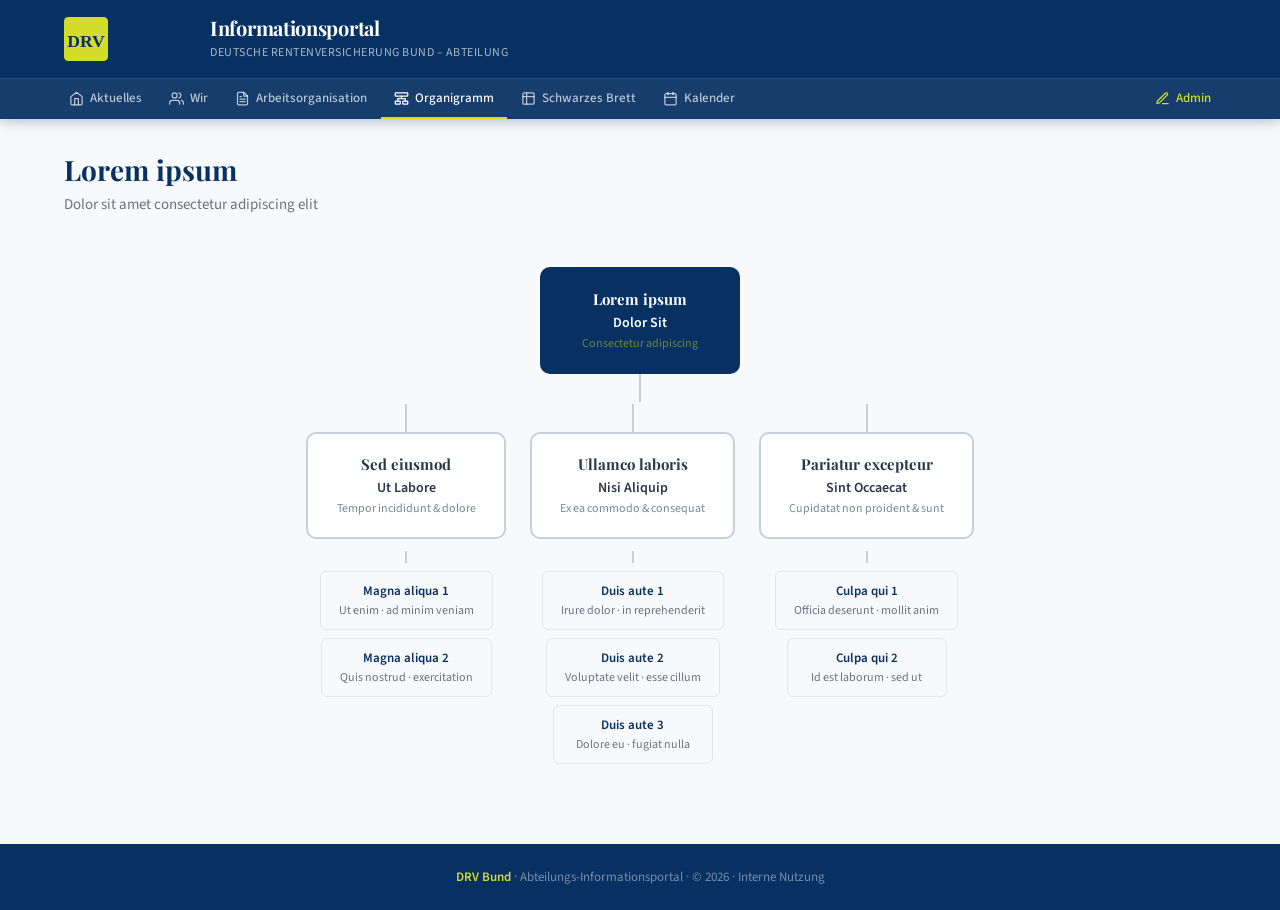
<file: organigramm.html>
<!DOCTYPE html>
<html lang="de">
<head>
  <meta charset="UTF-8">
  <meta name="viewport" content="width=device-width, initial-scale=1.0">
  <title>Organigramm – DRV Bund Abteilungsportal</title>
  <link rel="stylesheet" href="style.css">
</head>
<body>

  <!-- Header -->
  <header class="site-header">
    <div class="header-top">
      <a class="logo-area" href="index.html">
        <img class="logo-image" src="logo.svg" alt="DRV Bund Logo">
        <div class="logo-text">
          <h1>Informationsportal</h1>
          <span>Deutsche Rentenversicherung Bund – Abteilung</span>
        </div>
      </a>
    </div>
    <nav class="header-nav">
      <div class="nav-inner">
        <a class="nav-link" href="index.html">
          <svg viewBox="0 0 24 24" fill="none" stroke="currentColor" stroke-width="2" stroke-linecap="round" stroke-linejoin="round"><path d="M3 9l9-7 9 7v11a2 2 0 0 1-2 2H5a2 2 0 0 1-2-2z"/><polyline points="9 22 9 12 15 12 15 22"/></svg>
          Aktuelles
        </a>
        <a class="nav-link" href="wir.html">
          <svg viewBox="0 0 24 24" fill="none" stroke="currentColor" stroke-width="2" stroke-linecap="round" stroke-linejoin="round"><path d="M17 21v-2a4 4 0 0 0-4-4H5a4 4 0 0 0-4 4v2"/><circle cx="9" cy="7" r="4"/><path d="M23 21v-2a4 4 0 0 0-3-3.87"/><path d="M16 3.13a4 4 0 0 1 0 7.75"/></svg>
          Wir
        </a>
        <a class="nav-link" href="arbeitsorganisation.html">
          <svg viewBox="0 0 24 24" fill="none" stroke="currentColor" stroke-width="2" stroke-linecap="round" stroke-linejoin="round"><path d="M14 2H6a2 2 0 0 0-2 2v16a2 2 0 0 0 2 2h12a2 2 0 0 0 2-2V8z"/><polyline points="14 2 14 8 20 8"/><line x1="16" y1="13" x2="8" y2="13"/><line x1="16" y1="17" x2="8" y2="17"/><polyline points="10 9 9 9 8 9"/></svg>
          Arbeitsorganisation
        </a>
        <a class="nav-link active" href="organigramm.html">
          <svg viewBox="0 0 24 24" fill="none" stroke="currentColor" stroke-width="2" stroke-linecap="round" stroke-linejoin="round"><rect x="2" y="3" width="20" height="5" rx="1"/><rect x="2" y="16" width="8" height="5" rx="1"/><rect x="14" y="16" width="8" height="5" rx="1"/><path d="M12 8v4M6 12h12M6 12v4M18 12v4"/></svg>
          Organigramm
        </a>
        <a class="nav-link" href="schwarzes-brett.html">
          <svg viewBox="0 0 24 24" fill="none" stroke="currentColor" stroke-width="2" stroke-linecap="round" stroke-linejoin="round"><rect x="3" y="3" width="18" height="18" rx="2"/><path d="M3 9h18M9 3v18"/></svg>
          Schwarzes Brett
        </a>
        <a class="nav-link" href="kalender.html">
          <svg viewBox="0 0 24 24" fill="none" stroke="currentColor" stroke-width="2" stroke-linecap="round" stroke-linejoin="round"><rect x="3" y="4" width="18" height="18" rx="2"/><line x1="16" y1="2" x2="16" y2="6"/><line x1="8" y1="2" x2="8" y2="6"/><line x1="3" y1="10" x2="21" y2="10"/></svg>
          Kalender
        </a>
        <a class="nav-link admin" href="admin.html">
          <svg viewBox="0 0 24 24" fill="none" stroke="currentColor" stroke-width="2" stroke-linecap="round" stroke-linejoin="round"><path d="M12 20h9"/><path d="M16.5 3.5a2.121 2.121 0 0 1 3 3L7 19l-4 1 1-4L16.5 3.5z"/></svg>
          Admin
        </a>
      </div>
    </nav>
  </header>

  <!-- Main -->
  <main>
    <div class="main-content">
      <div class="page-title-section">
        <h2 class="page-title">Lorem ipsum</h2>
        <p class="page-subtitle">Dolor sit amet consectetur adipiscing elit</p>
      </div>

      <div class="org-tree">
        <!-- Abteilungsleitung -->
        <div class="org-node root">
          <div class="org-node-name">Lorem ipsum</div>
          <div class="org-node-person">Dolor Sit</div>
          <div class="org-node-role" style="opacity:.5;color:var(--lime)">Consectetur adipiscing</div>
        </div>
        <div class="org-connector"></div>
        <div class="org-hline"></div>

        <!-- Dezernate -->
        <div class="org-children">

          <!-- Dezernat 1 -->
          <div class="org-branch">
            <div class="org-connector"></div>
            <div class="org-node">
              <div class="org-node-name">Sed eiusmod</div>
              <div class="org-node-person">Ut Labore</div>
              <div class="org-node-role">Tempor incididunt &amp; dolore</div>
            </div>
            <div class="org-sub-children">
              <div class="org-connector" style="height:12px"></div>
              <div class="org-sub-node">
                <div class="org-sub-name">Magna aliqua 1</div>
                <div class="org-sub-person">Ut enim · ad minim veniam</div>
              </div>
              <div class="org-sub-node">
                <div class="org-sub-name">Magna aliqua 2</div>
                <div class="org-sub-person">Quis nostrud · exercitation</div>
              </div>
            </div>
          </div>

          <!-- Dezernat 2 -->
          <div class="org-branch">
            <div class="org-connector"></div>
            <div class="org-node">
              <div class="org-node-name">Ullamco laboris</div>
              <div class="org-node-person">Nisi Aliquip</div>
              <div class="org-node-role">Ex ea commodo &amp; consequat</div>
            </div>
            <div class="org-sub-children">
              <div class="org-connector" style="height:12px"></div>
              <div class="org-sub-node">
                <div class="org-sub-name">Duis aute 1</div>
                <div class="org-sub-person">Irure dolor · in reprehenderit</div>
              </div>
              <div class="org-sub-node">
                <div class="org-sub-name">Duis aute 2</div>
                <div class="org-sub-person">Voluptate velit · esse cillum</div>
              </div>
              <div class="org-sub-node">
                <div class="org-sub-name">Duis aute 3</div>
                <div class="org-sub-person">Dolore eu · fugiat nulla</div>
              </div>
            </div>
          </div>

          <!-- Dezernat 3 -->
          <div class="org-branch">
            <div class="org-connector"></div>
            <div class="org-node">
              <div class="org-node-name">Pariatur excepteur</div>
              <div class="org-node-person">Sint Occaecat</div>
              <div class="org-node-role">Cupidatat non proident &amp; sunt</div>
            </div>
            <div class="org-sub-children">
              <div class="org-connector" style="height:12px"></div>
              <div class="org-sub-node">
                <div class="org-sub-name">Culpa qui 1</div>
                <div class="org-sub-person">Officia deserunt · mollit anim</div>
              </div>
              <div class="org-sub-node">
                <div class="org-sub-name">Culpa qui 2</div>
                <div class="org-sub-person">Id est laborum · sed ut</div>
              </div>
            </div>
          </div>

        </div>
      </div>
    </div>
  </main>

  <!-- Footer -->
  <footer class="site-footer">
    <strong>DRV Bund</strong> · Abteilungs-Informationsportal · © 2026 · Interne Nutzung
  </footer>

</body>
</html>
</file>
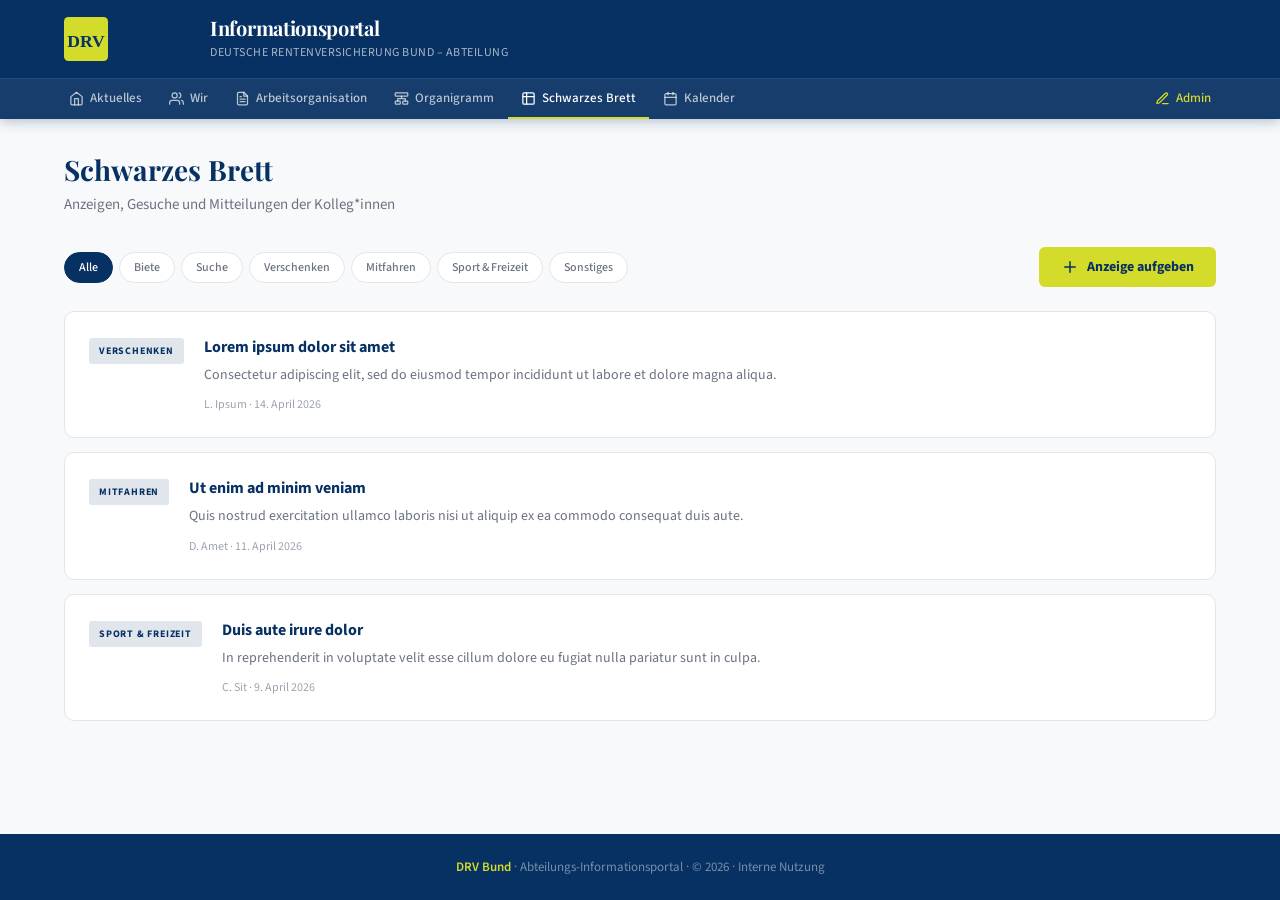
<file: schwarzes-brett.html>
<!DOCTYPE html>
<html lang="de">
<head>
  <meta charset="UTF-8">
  <meta name="viewport" content="width=device-width, initial-scale=1.0">
  <title>Schwarzes Brett – DRV Bund Abteilungsportal</title>
  <link rel="stylesheet" href="style.css">
</head>
<body>

  <!-- Header -->
  <header class="site-header">
    <div class="header-top">
      <a class="logo-area" href="index.html">
        <img class="logo-image" src="logo.svg" alt="DRV Bund Logo">
        <div class="logo-text">
          <h1>Informationsportal</h1>
          <span>Deutsche Rentenversicherung Bund – Abteilung</span>
        </div>
      </a>
    </div>
    <nav class="header-nav">
      <div class="nav-inner">
        <a class="nav-link" href="index.html">
          <svg viewBox="0 0 24 24" fill="none" stroke="currentColor" stroke-width="2" stroke-linecap="round" stroke-linejoin="round"><path d="M3 9l9-7 9 7v11a2 2 0 0 1-2 2H5a2 2 0 0 1-2-2z"/><polyline points="9 22 9 12 15 12 15 22"/></svg>
          Aktuelles
        </a>
        <a class="nav-link" href="wir.html">
          <svg viewBox="0 0 24 24" fill="none" stroke="currentColor" stroke-width="2" stroke-linecap="round" stroke-linejoin="round"><path d="M17 21v-2a4 4 0 0 0-4-4H5a4 4 0 0 0-4 4v2"/><circle cx="9" cy="7" r="4"/><path d="M23 21v-2a4 4 0 0 0-3-3.87"/><path d="M16 3.13a4 4 0 0 1 0 7.75"/></svg>
          Wir
        </a>
        <a class="nav-link" href="arbeitsorganisation.html">
          <svg viewBox="0 0 24 24" fill="none" stroke="currentColor" stroke-width="2" stroke-linecap="round" stroke-linejoin="round"><path d="M14 2H6a2 2 0 0 0-2 2v16a2 2 0 0 0 2 2h12a2 2 0 0 0 2-2V8z"/><polyline points="14 2 14 8 20 8"/><line x1="16" y1="13" x2="8" y2="13"/><line x1="16" y1="17" x2="8" y2="17"/><polyline points="10 9 9 9 8 9"/></svg>
          Arbeitsorganisation
        </a>
        <a class="nav-link" href="organigramm.html">
          <svg viewBox="0 0 24 24" fill="none" stroke="currentColor" stroke-width="2" stroke-linecap="round" stroke-linejoin="round"><rect x="2" y="3" width="20" height="5" rx="1"/><rect x="2" y="16" width="8" height="5" rx="1"/><rect x="14" y="16" width="8" height="5" rx="1"/><path d="M12 8v4M6 12h12M6 12v4M18 12v4"/></svg>
          Organigramm
        </a>
        <a class="nav-link active" href="schwarzes-brett.html">
          <svg viewBox="0 0 24 24" fill="none" stroke="currentColor" stroke-width="2" stroke-linecap="round" stroke-linejoin="round"><rect x="3" y="3" width="18" height="18" rx="2"/><path d="M3 9h18M9 3v18"/></svg>
          Schwarzes Brett
        </a>
        <a class="nav-link" href="kalender.html">
          <svg viewBox="0 0 24 24" fill="none" stroke="currentColor" stroke-width="2" stroke-linecap="round" stroke-linejoin="round"><rect x="3" y="4" width="18" height="18" rx="2"/><line x1="16" y1="2" x2="16" y2="6"/><line x1="8" y1="2" x2="8" y2="6"/><line x1="3" y1="10" x2="21" y2="10"/></svg>
          Kalender
        </a>
        <a class="nav-link admin" href="admin.html">
          <svg viewBox="0 0 24 24" fill="none" stroke="currentColor" stroke-width="2" stroke-linecap="round" stroke-linejoin="round"><path d="M12 20h9"/><path d="M16.5 3.5a2.121 2.121 0 0 1 3 3L7 19l-4 1 1-4L16.5 3.5z"/></svg>
          Admin
        </a>
      </div>
    </nav>
  </header>

  <!-- Main -->
  <main>
    <div class="main-content">
      <div class="page-title-section">
        <h2 class="page-title">Schwarzes Brett</h2>
        <p class="page-subtitle">Anzeigen, Gesuche und Mitteilungen der Kolleg*innen</p>
      </div>

      <div class="board-header">
        <div class="board-filters" id="board-filters"></div>
        <button class="btn-primary" onclick="openModal()">
          <svg width="18" height="18" viewBox="0 0 24 24" fill="none" stroke="currentColor" stroke-width="2" stroke-linecap="round" stroke-linejoin="round"><line x1="12" y1="5" x2="12" y2="19"/><line x1="5" y1="12" x2="19" y2="12"/></svg>
          Anzeige aufgeben
        </button>
      </div>

      <div class="ad-list" id="ad-list">
        <div class="empty-state"><p>Wird geladen…</p></div>
      </div>
    </div>
  </main>

  <!-- Modal -->
  <div class="modal-backdrop hidden" id="modal-backdrop" onclick="if(event.target===this)closeModal()">
    <div class="modal">
      <div class="modal-header">
        <h3>Neue Anzeige</h3>
        <button class="modal-close" onclick="closeModal()">
          <svg width="18" height="18" viewBox="0 0 24 24" fill="none" stroke="currentColor" stroke-width="2" stroke-linecap="round" stroke-linejoin="round"><line x1="18" y1="6" x2="6" y2="18"/><line x1="6" y1="6" x2="18" y2="18"/></svg>
        </button>
      </div>
      <div class="modal-body">
        <div class="form-group">
          <label for="ad-title">Titel</label>
          <input class="form-input" id="ad-title" placeholder="z.&thinsp;B. Fahrrad zu verkaufen">
        </div>
        <div class="form-group">
          <label for="ad-text">Beschreibung</label>
          <textarea class="form-textarea" id="ad-text" placeholder="Details zu Ihrer Anzeige…"></textarea>
        </div>
        <div class="form-group">
          <label for="ad-author">Ihr Name / Kürzel</label>
          <input class="form-input" id="ad-author" placeholder="z.&thinsp;B. M. Müller">
        </div>
        <div class="form-group">
          <label for="ad-category">Kategorie</label>
          <select class="form-select" id="ad-category"></select>
        </div>
      </div>
      <div class="modal-footer">
        <button class="btn-ghost" onclick="closeModal()">Abbrechen</button>
        <button class="btn-primary" onclick="submitAd()">Veröffentlichen</button>
      </div>
    </div>
  </div>

  <!-- Footer -->
  <footer class="site-footer">
    <strong>DRV Bund</strong> · Abteilungs-Informationsportal · © 2026 · Interne Nutzung
  </footer>

  <!-- Lokaler Datenspeicher -->
  <script src="data-store.js"></script>

  <script>
    let ads = [];
    let activeFilter = 'Alle';

    // Kategorie-Dropdown
    document.getElementById('ad-category').innerHTML =
      DRV.AD_CATEGORIES.map(c => `<option value="${c}">${c}</option>`).join('');

    // ── Filter rendern ────────────────────────
    function renderFilters() {
      const all = ['Alle', ...DRV.AD_CATEGORIES];
      document.getElementById('board-filters').innerHTML = all.map(cat =>
        `<button class="filter-pill ${cat === activeFilter ? 'active' : ''}" onclick="setFilter('${cat}')">${cat}</button>`
      ).join('');
    }

    function setFilter(cat) {
      activeFilter = cat;
      renderFilters();
      renderAds();
    }

    // ── Anzeigen rendern ──────────────────────
    function renderAds() {
      const list = document.getElementById('ad-list');
      const filtered = activeFilter === 'Alle'
        ? ads
        : ads.filter(a => a.category === activeFilter);

      if (!filtered.length) {
        list.innerHTML = '<div class="empty-state"><p>Keine Anzeigen in dieser Kategorie.</p></div>';
        return;
      }

      list.innerHTML = filtered.map(ad => `
        <div class="ad-card">
          <div class="ad-cat-badge">${DRV.escapeHtml(ad.category)}</div>
          <div class="ad-body">
            <div class="ad-title">${DRV.escapeHtml(ad.title)}</div>
            <div class="ad-text">${DRV.escapeHtml(ad.text)}</div>
            <div class="ad-meta">${DRV.escapeHtml(ad.author)} · ${DRV.formatDate(ad.createdAt)}</div>
          </div>
        </div>
      `).join('');
    }

    // ── Modal ─────────────────────────────────
    function openModal() {
      document.getElementById('modal-backdrop').classList.remove('hidden');
    }

    function closeModal() {
      document.getElementById('modal-backdrop').classList.add('hidden');
      document.getElementById('ad-title').value = '';
      document.getElementById('ad-text').value = '';
      document.getElementById('ad-author').value = '';
    }

    function submitAd() {
      const title    = document.getElementById('ad-title').value.trim();
      const text     = document.getElementById('ad-text').value.trim();
      const author   = document.getElementById('ad-author').value.trim();
      const category = document.getElementById('ad-category').value;

      if (!title || !text || !author) return;

      DRV.add('board', { title, text, author, category });
      closeModal();
    }

    // ── Initialisierung ───────────────────────
    DRV.subscribe('board', (data) => {
      ads = data;
      renderAds();
    });
    renderFilters();
  </script>

</body>
</html>
</file>
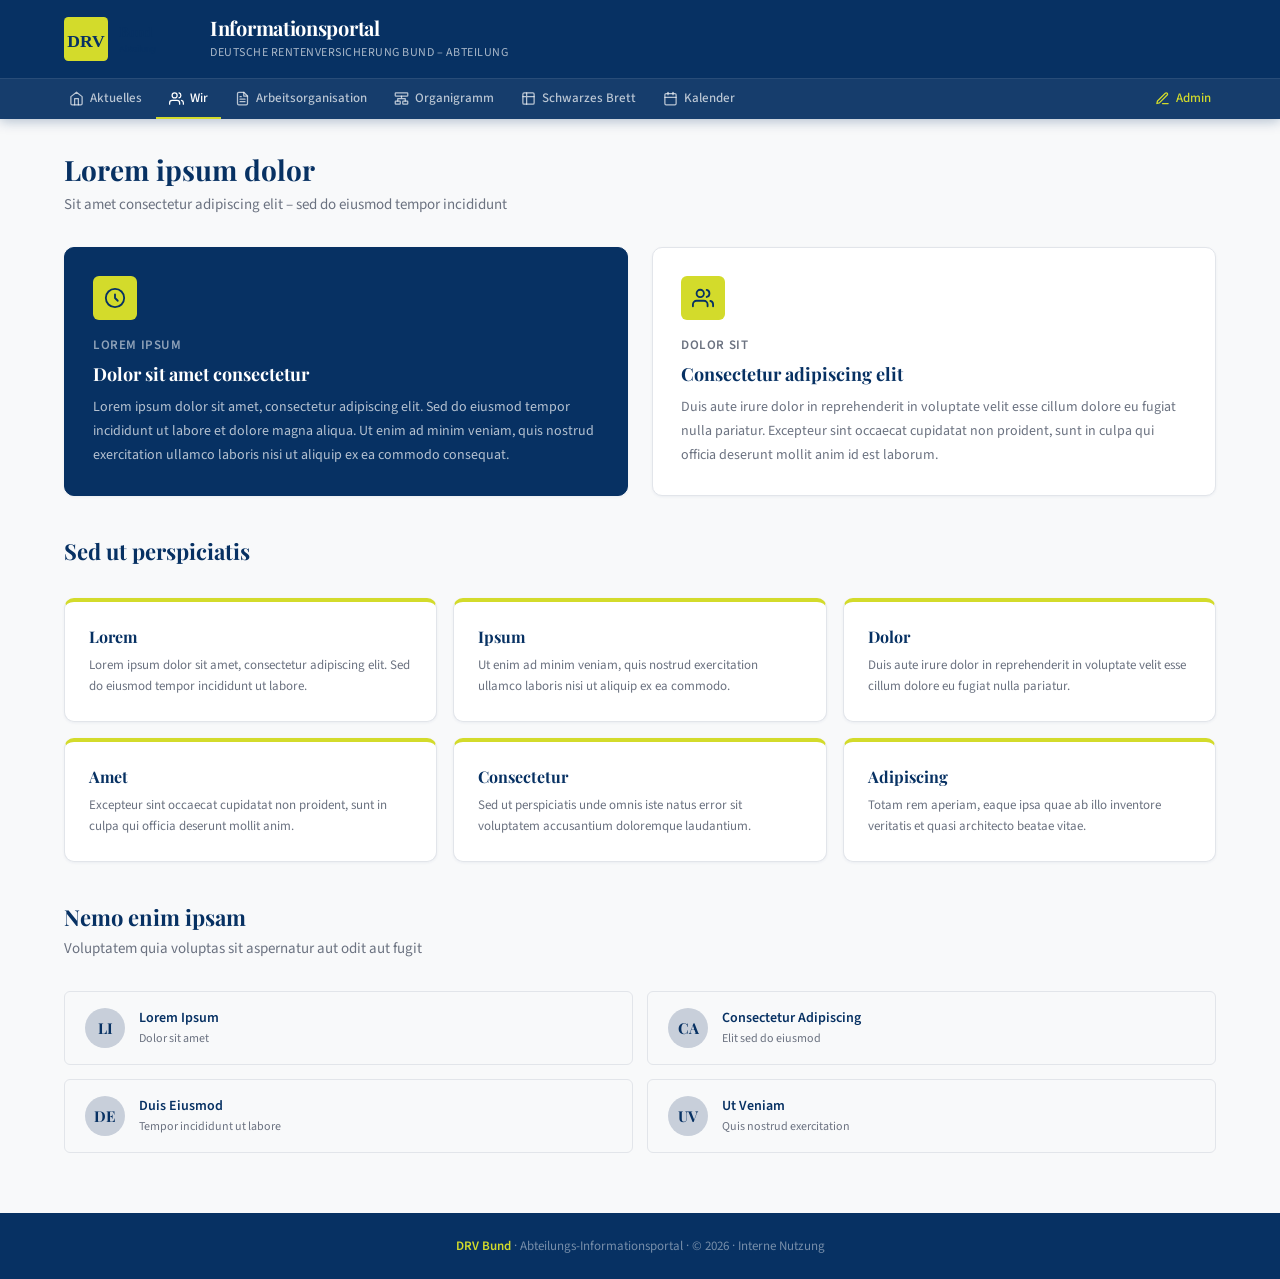
<file: wir.html>
<!DOCTYPE html>
<html lang="de">
<head>
  <meta charset="UTF-8">
  <meta name="viewport" content="width=device-width, initial-scale=1.0">
  <title>Wir – DRV Bund Abteilungsportal</title>
  <link rel="stylesheet" href="style.css">
  <style>
    .wir-intro {
      display: grid;
      grid-template-columns: 1fr 1fr;
      gap: 24px;
      margin-bottom: 32px;
    }
    @media (max-width: 768px) { .wir-intro { grid-template-columns: 1fr; } }
    .wir-card {
      background: var(--white);
      border: 1px solid var(--gray-200);
      border-radius: var(--radius-lg);
      padding: 28px;
      box-shadow: var(--shadow-sm);
    }
    .wir-card.highlight {
      background: var(--navy);
      color: var(--white);
      border-color: var(--navy);
    }
    .wir-card.highlight .wir-card-subtitle { color: rgba(255,255,255,.55); }
    .wir-card-icon {
      width: 44px; height: 44px;
      background: var(--lime);
      border-radius: var(--radius);
      display: flex; align-items: center; justify-content: center;
      margin-bottom: 16px;
      color: var(--navy);
    }
    .wir-card-icon svg { width: 22px; height: 22px; }
    .wir-card-title {
      font-family: var(--font-display);
      font-size: 18px;
      font-weight: 700;
      color: var(--navy);
      margin-bottom: 10px;
    }
    .wir-card.highlight .wir-card-title { color: var(--white); }
    .wir-card-subtitle {
      font-size: 13px;
      color: var(--gray-600);
      font-weight: 600;
      text-transform: uppercase;
      letter-spacing: .6px;
      margin-bottom: 8px;
    }
    .wir-card p {
      font-size: 14px;
      line-height: 1.7;
      color: var(--gray-600);
    }
    .wir-card.highlight p { color: rgba(255,255,255,.7); }
    .wir-values {
      display: grid;
      grid-template-columns: repeat(3, 1fr);
      gap: 16px;
      margin-bottom: 32px;
    }
    @media (max-width: 768px) { .wir-values { grid-template-columns: 1fr; } }
    .value-card {
      background: var(--white);
      border: 1px solid var(--gray-200);
      border-top: 4px solid var(--lime);
      border-radius: var(--radius-lg);
      padding: 24px;
      box-shadow: var(--shadow-sm);
    }
    .value-card-title {
      font-family: var(--font-display);
      font-size: 16px;
      font-weight: 700;
      color: var(--navy);
      margin-bottom: 8px;
    }
    .value-card p {
      font-size: 13px;
      line-height: 1.6;
      color: var(--gray-600);
    }
    .kontakt-grid {
      display: grid;
      grid-template-columns: repeat(2, 1fr);
      gap: 14px;
    }
    @media (max-width: 600px) { .kontakt-grid { grid-template-columns: 1fr; } }
    .kontakt-card {
      background: var(--gray-50);
      border: 1px solid var(--gray-200);
      border-radius: var(--radius);
      padding: 16px 20px;
      display: flex; gap: 14px; align-items: center;
    }
    .kontakt-avatar {
      width: 40px; height: 40px; border-radius: 50%;
      background: var(--ice-dark);
      display: flex; align-items: center; justify-content: center;
      font-family: var(--font-display);
      font-weight: 700; font-size: 15px;
      color: var(--navy);
      flex-shrink: 0;
    }
    .kontakt-name { font-weight: 600; font-size: 14px; color: var(--navy); margin-bottom: 2px; }
    .kontakt-role { font-size: 12px; color: var(--gray-600); }
  </style>
</head>
<body>
  <header class="site-header">
    <div class="header-top">
      <a class="logo-area" href="index.html">
        <img class="logo-image" src="logo.svg" alt="DRV Bund Logo">
        <div class="logo-text">
          <h1>Informationsportal</h1>
          <span>Deutsche Rentenversicherung Bund – Abteilung</span>
        </div>
      </a>
    </div>
    <nav class="header-nav">
      <div class="nav-inner">
        <a class="nav-link" href="index.html">
          <svg viewBox="0 0 24 24" fill="none" stroke="currentColor" stroke-width="2" stroke-linecap="round" stroke-linejoin="round"><path d="M3 9l9-7 9 7v11a2 2 0 0 1-2 2H5a2 2 0 0 1-2-2z"/><polyline points="9 22 9 12 15 12 15 22"/></svg>
          Aktuelles
        </a>
        <a class="nav-link active" href="wir.html">
          <svg viewBox="0 0 24 24" fill="none" stroke="currentColor" stroke-width="2" stroke-linecap="round" stroke-linejoin="round"><path d="M17 21v-2a4 4 0 0 0-4-4H5a4 4 0 0 0-4 4v2"/><circle cx="9" cy="7" r="4"/><path d="M23 21v-2a4 4 0 0 0-3-3.87"/><path d="M16 3.13a4 4 0 0 1 0 7.75"/></svg>
          Wir
        </a>
        <a class="nav-link" href="arbeitsorganisation.html">
          <svg viewBox="0 0 24 24" fill="none" stroke="currentColor" stroke-width="2" stroke-linecap="round" stroke-linejoin="round"><path d="M14 2H6a2 2 0 0 0-2 2v16a2 2 0 0 0 2 2h12a2 2 0 0 0 2-2V8z"/><polyline points="14 2 14 8 20 8"/><line x1="16" y1="13" x2="8" y2="13"/><line x1="16" y1="17" x2="8" y2="17"/><polyline points="10 9 9 9 8 9"/></svg>
          Arbeitsorganisation
        </a>
        <a class="nav-link" href="organigramm.html">
          <svg viewBox="0 0 24 24" fill="none" stroke="currentColor" stroke-width="2" stroke-linecap="round" stroke-linejoin="round"><rect x="2" y="3" width="20" height="5" rx="1"/><rect x="2" y="16" width="8" height="5" rx="1"/><rect x="14" y="16" width="8" height="5" rx="1"/><path d="M12 8v4M6 12h12M6 12v4M18 12v4"/></svg>
          Organigramm
        </a>
        <a class="nav-link" href="schwarzes-brett.html">
          <svg viewBox="0 0 24 24" fill="none" stroke="currentColor" stroke-width="2" stroke-linecap="round" stroke-linejoin="round"><rect x="3" y="3" width="18" height="18" rx="2"/><path d="M3 9h18M9 3v18"/></svg>
          Schwarzes Brett
        </a>
        <a class="nav-link" href="kalender.html">
          <svg viewBox="0 0 24 24" fill="none" stroke="currentColor" stroke-width="2" stroke-linecap="round" stroke-linejoin="round"><rect x="3" y="4" width="18" height="18" rx="2"/><line x1="16" y1="2" x2="16" y2="6"/><line x1="8" y1="2" x2="8" y2="6"/><line x1="3" y1="10" x2="21" y2="10"/></svg>
          Kalender
        </a>
        <a class="nav-link admin" href="admin.html">
          <svg viewBox="0 0 24 24" fill="none" stroke="currentColor" stroke-width="2" stroke-linecap="round" stroke-linejoin="round"><path d="M12 20h9"/><path d="M16.5 3.5a2.121 2.121 0 0 1 3 3L7 19l-4 1 1-4L16.5 3.5z"/></svg>
          Admin
        </a>
      </div>
    </nav>
  </header>

  <main>
    <div class="main-content">
      <div class="page-title-section">
        <h2 class="page-title">Lorem ipsum dolor</h2>
        <p class="page-subtitle">Sit amet consectetur adipiscing elit – sed do eiusmod tempor incididunt</p>
      </div>

      <div class="wir-intro">
        <div class="wir-card highlight">
          <div class="wir-card-icon">
            <svg viewBox="0 0 24 24" fill="none" stroke="currentColor" stroke-width="2" stroke-linecap="round" stroke-linejoin="round"><circle cx="12" cy="12" r="10"/><path d="M12 8v4l3 3"/></svg>
          </div>
          <div class="wir-card-subtitle">Lorem ipsum</div>
          <h3 class="wir-card-title">Dolor sit amet consectetur</h3>
          <p>Lorem ipsum dolor sit amet, consectetur adipiscing elit. Sed do eiusmod tempor incididunt ut labore et dolore magna aliqua. Ut enim ad minim veniam, quis nostrud exercitation ullamco laboris nisi ut aliquip ex ea commodo consequat.</p>
        </div>
        <div class="wir-card">
          <div class="wir-card-icon">
            <svg viewBox="0 0 24 24" fill="none" stroke="currentColor" stroke-width="2" stroke-linecap="round" stroke-linejoin="round"><path d="M17 21v-2a4 4 0 0 0-4-4H5a4 4 0 0 0-4 4v2"/><circle cx="9" cy="7" r="4"/><path d="M23 21v-2a4 4 0 0 0-3-3.87"/><path d="M16 3.13a4 4 0 0 1 0 7.75"/></svg>
          </div>
          <div class="wir-card-subtitle">Dolor sit</div>
          <h3 class="wir-card-title">Consectetur adipiscing elit</h3>
          <p>Duis aute irure dolor in reprehenderit in voluptate velit esse cillum dolore eu fugiat nulla pariatur. Excepteur sint occaecat cupidatat non proident, sunt in culpa qui officia deserunt mollit anim id est laborum.</p>
        </div>
      </div>

      <div class="page-title-section" style="margin-top:40px">
        <h3 class="page-title" style="font-size:22px">Sed ut perspiciatis</h3>
      </div>
      <div class="wir-values">
        <div class="value-card">
          <div class="value-card-title">Lorem</div>
          <p>Lorem ipsum dolor sit amet, consectetur adipiscing elit. Sed do eiusmod tempor incididunt ut labore.</p>
        </div>
        <div class="value-card">
          <div class="value-card-title">Ipsum</div>
          <p>Ut enim ad minim veniam, quis nostrud exercitation ullamco laboris nisi ut aliquip ex ea commodo.</p>
        </div>
        <div class="value-card">
          <div class="value-card-title">Dolor</div>
          <p>Duis aute irure dolor in reprehenderit in voluptate velit esse cillum dolore eu fugiat nulla pariatur.</p>
        </div>
        <div class="value-card">
          <div class="value-card-title">Amet</div>
          <p>Excepteur sint occaecat cupidatat non proident, sunt in culpa qui officia deserunt mollit anim.</p>
        </div>
        <div class="value-card">
          <div class="value-card-title">Consectetur</div>
          <p>Sed ut perspiciatis unde omnis iste natus error sit voluptatem accusantium doloremque laudantium.</p>
        </div>
        <div class="value-card">
          <div class="value-card-title">Adipiscing</div>
          <p>Totam rem aperiam, eaque ipsa quae ab illo inventore veritatis et quasi architecto beatae vitae.</p>
        </div>
      </div>

      <div class="page-title-section" style="margin-top:40px">
        <h3 class="page-title" style="font-size:22px">Nemo enim ipsam</h3>
        <p class="page-subtitle">Voluptatem quia voluptas sit aspernatur aut odit aut fugit</p>
      </div>
      <div class="kontakt-grid">
        <div class="kontakt-card">
          <div class="kontakt-avatar">LI</div>
          <div><div class="kontakt-name">Lorem Ipsum</div><div class="kontakt-role">Dolor sit amet</div></div>
        </div>
        <div class="kontakt-card">
          <div class="kontakt-avatar">CA</div>
          <div><div class="kontakt-name">Consectetur Adipiscing</div><div class="kontakt-role">Elit sed do eiusmod</div></div>
        </div>
        <div class="kontakt-card">
          <div class="kontakt-avatar">DE</div>
          <div><div class="kontakt-name">Duis Eiusmod</div><div class="kontakt-role">Tempor incididunt ut labore</div></div>
        </div>
        <div class="kontakt-card">
          <div class="kontakt-avatar">UV</div>
          <div><div class="kontakt-name">Ut Veniam</div><div class="kontakt-role">Quis nostrud exercitation</div></div>
        </div>
      </div>
    </div>
  </main>

  <footer class="site-footer">
    <strong>DRV Bund</strong> · Abteilungs-Informationsportal · © 2026 · Interne Nutzung
  </footer>
</body>
</html>
</file>
<file: style.css>
@import url('https://fonts.googleapis.com/css2?family=Source+Sans+3:wght@300;400;500;600;700&family=Playfair+Display:wght@500;700&display=swap');

/* ═══════════════════════════════════════════
   Design Tokens
   ═══════════════════════════════════════════ */
:root {
  --navy: #073163;
  --navy-light: #0a4a8f;
  --lime: #D3DB2B;
  --lime-dim: #bfc426;
  --ice: #E1E6EC;
  --ice-dark: #c8cfda;
  --white: #FFFFFF;
  --gray-50: #F8F9FA;
  --gray-100: #F0F2F5;
  --gray-200: #E2E5EA;
  --gray-400: #9CA3AF;
  --gray-600: #6B7280;
  --gray-800: #2D3748;
  --red: #DC2626;
  --red-light: #FEE2E2;
  --font-body: 'Source Sans 3', -apple-system, BlinkMacSystemFont, sans-serif;
  --font-display: 'Playfair Display', Georgia, serif;
  --shadow-sm: 0 1px 3px rgba(7,49,99,.06);
  --shadow-md: 0 4px 16px rgba(7,49,99,.08);
  --shadow-lg: 0 8px 32px rgba(7,49,99,.12);
  --radius: 6px;
  --radius-lg: 10px;
  --transition: .2s ease;
}

*, *::before, *::after { margin: 0; padding: 0; box-sizing: border-box; }

body {
  font-family: var(--font-body);
  background: var(--gray-50);
  color: var(--gray-800);
  -webkit-font-smoothing: antialiased;
  min-height: 100vh;
  display: flex;
  flex-direction: column;
}

main { flex: 1; }
a { text-decoration: none; color: inherit; }

/* ═══════════════════════════════════════════
   Header
   ═══════════════════════════════════════════ */
.site-header {
  background: var(--navy);
  color: var(--white);
  position: sticky;
  top: 0;
  z-index: 100;
  box-shadow: 0 2px 12px rgba(7,49,99,.3);
}
.header-top {
  display: flex;
  align-items: center;
  max-width: 1200px;
  margin: 0 auto;
  padding: 16px 24px;
}
.logo-area {
  display: flex;
  align-items: center;
  gap: 14px;
  cursor: pointer;
}
.logo-image {
  height: 44px;
  width: auto;
  max-width: 240px;
  display: block;
  /* Optional: weißer Hintergrund-Pad, damit dunkle Logos auch auf
     dem Navy-Header lesbar sind. Bei Bedarf einkommentieren:
  background: var(--white);
  padding: 4px 8px;
  border-radius: 4px;
  */
}
.logo-text h1 {
  font-family: var(--font-display);
  font-size: 20px;
  font-weight: 700;
  letter-spacing: -.3px;
  line-height: 1.2;
}
.logo-text span {
  font-family: var(--font-body);
  font-size: 12px;
  font-weight: 400;
  opacity: .65;
  letter-spacing: .5px;
  text-transform: uppercase;
}

/* ── Nav ───────────────────── */
.header-nav {
  background: rgba(255,255,255,.06);
  border-top: 1px solid rgba(255,255,255,.08);
}
.nav-inner {
  max-width: 1200px;
  margin: 0 auto;
  padding: 0 16px;
  display: flex;
  gap: 1px;
  overflow-x: auto;
  scrollbar-width: none;
}
.nav-inner::-webkit-scrollbar { display: none; }
.nav-link {
  display: flex;
  align-items: center;
  gap: 6px;
  padding: 10px 13px;
  background: none;
  border: none;
  color: rgba(255,255,255,.7);
  font-family: var(--font-body);
  font-size: 13px;
  font-weight: 500;
  cursor: pointer;
  transition: var(--transition);
  border-bottom: 2px solid transparent;
  text-decoration: none;
  white-space: nowrap;
}
.nav-link:hover { color: var(--white); background: rgba(255,255,255,.05); }
.nav-link.active { color: var(--white); border-bottom-color: var(--lime); }
.nav-link.admin { margin-left: auto; color: var(--lime); }
.nav-link svg { width: 15px; height: 15px; flex-shrink: 0; }

/* ═══════════════════════════════════════════
   Main Content
   ═══════════════════════════════════════════ */
.main-content {
  max-width: 1200px;
  margin: 0 auto;
  padding: 32px 24px 60px;
  width: 100%;
}
.page-title-section { margin-bottom: 32px; }
.page-title {
  font-family: var(--font-display);
  font-size: 28px;
  font-weight: 700;
  color: var(--navy);
  margin-bottom: 6px;
}
.page-subtitle { font-size: 15px; color: var(--gray-600); }

/* ═══════════════════════════════════════════
   Home Layout
   ═══════════════════════════════════════════ */
.home-layout {
  display: grid;
  grid-template-columns: 1fr 320px;
  gap: 28px;
  align-items: start;
}

@media (max-width: 900px) {
  .home-layout { grid-template-columns: 1fr; }
}

.home-main { min-width: 0; }

.home-sidebar {
  display: flex;
  flex-direction: column;
  gap: 16px;
  position: sticky;
  top: 120px;
}

.blog-grid {
  display: grid;
  grid-template-columns: 1fr;
  gap: 20px;
}

/* ── Sidebar-Widget (gemeinsame Basis) ── */
.sidebar-widget {
  background: var(--white);
  border: 1px solid var(--gray-200);
  border-radius: var(--radius-lg);
  overflow: hidden;
}
.sidebar-widget-header {
  background: var(--navy);
  color: var(--lime);
  font-size: 11px;
  font-weight: 700;
  letter-spacing: 1.2px;
  text-transform: uppercase;
  padding: 12px 18px;
}
.sidebar-widget-body {
  padding: 10px;
  display: flex;
  flex-direction: column;
  gap: 6px;
}

/* ── Fokusthemen als Links ───────────── */
.fokus-link {
  display: flex;
  align-items: flex-start;
  gap: 10px;
  padding: 9px 12px;
  border-radius: var(--radius);
  background: var(--gray-50);
  border: 1px solid var(--gray-200);
  text-decoration: none;
  color: inherit;
  transition: var(--transition);
}
a.fokus-link:hover {
  background: var(--ice);
  border-color: var(--lime-dim);
  box-shadow: var(--shadow-sm);
}
a.fokus-link:hover .fokus-link-icon {
  background: var(--lime);
}
.fokus-link-icon {
  width: 28px;
  height: 28px;
  border-radius: 4px;
  background: var(--navy);
  flex-shrink: 0;
  transition: background var(--transition);
}
.fokus-link-body { flex: 1; min-width: 0; }
.fokus-link-title {
  font-size: 13px;
  font-weight: 700;
  color: var(--navy);
  line-height: 1.35;
  margin-bottom: 2px;
}
.fokus-link-desc {
  font-size: 11px;
  color: var(--gray-600);
  line-height: 1.45;
}
.termin-item {
  display: flex;
  gap: 12px;
  align-items: flex-start;
  padding: 9px 12px;
  border-radius: var(--radius);
  background: var(--gray-50);
  border-left: 3px solid var(--ice-dark);
  transition: var(--transition);
}
.termin-item:hover {
  border-left-color: var(--lime);
  background: var(--ice);
}
.termin-date-block {
  display: flex;
  flex-direction: column;
  align-items: center;
  background: var(--navy);
  color: var(--white);
  border-radius: 4px;
  padding: 5px 8px;
  min-width: 42px;
  flex-shrink: 0;
  line-height: 1;
}
.termin-date-block .day {
  font-family: var(--font-display);
  font-size: 18px;
  font-weight: 700;
}
.termin-date-block .month {
  font-size: 10px;
  font-weight: 600;
  text-transform: uppercase;
  letter-spacing: .5px;
  opacity: .7;
  margin-top: 2px;
}
.termin-info { flex: 1; min-width: 0; }
.termin-title {
  font-size: 13px;
  font-weight: 600;
  color: var(--navy);
  line-height: 1.3;
  margin-bottom: 3px;
}
.termin-meta {
  font-size: 11px;
  color: var(--gray-600);
  display: flex;
  flex-direction: column;
  gap: 1px;
}

/* ── News Ticker (Sidebar) ── */
.ticker-bar {
  background: var(--white);
  border: 1px solid var(--gray-200);
  border-radius: var(--radius-lg);
  overflow: hidden;
}
.ticker-label {
  background: var(--navy);
  color: var(--lime);
  font-size: 11px;
  font-weight: 700;
  letter-spacing: 1.2px;
  text-transform: uppercase;
  padding: 12px 18px;
}
.ticker-list {
  list-style: none;
  padding: 10px;
  display: flex;
  flex-direction: column;
  gap: 6px;
}
.ticker-list-item {
  font-size: 13px;
  font-weight: 500;
  color: var(--gray-800);
  line-height: 1.5;
  padding: 8px 12px;
  border-radius: var(--radius);
  border-left: 3px solid var(--navy);
  background: var(--gray-50);
  transition: var(--transition);
}
.ticker-list-item:hover {
  border-left-color: var(--lime);
  background: var(--ice);
  box-shadow: var(--shadow-sm);
}

/* ═══════════════════════════════════════════
   Blog Cards
   ═══════════════════════════════════════════ */
.blog-card {
  display: block;
  background: var(--white);
  border-radius: var(--radius-lg);
  padding: 28px;
  box-shadow: var(--shadow-sm);
  border: 1px solid var(--gray-200);
  transition: var(--transition);
  cursor: pointer;
  position: relative;
  overflow: hidden;
  text-decoration: none;
  color: inherit;
}
.blog-card::before {
  content: '';
  position: absolute;
  top: 0; left: 0;
  width: 4px; height: 100%;
  background: var(--lime);
  transform: scaleY(0);
  transition: transform .3s ease;
  transform-origin: top;
}
.blog-card:hover { box-shadow: var(--shadow-md); border-color: var(--ice-dark); }
.blog-card:hover::before { transform: scaleY(1); }

.blog-card-category {
  display: inline-flex;
  align-items: center;
  gap: 5px;
  font-size: 11px;
  font-weight: 600;
  text-transform: uppercase;
  letter-spacing: .8px;
  color: var(--navy-light);
  background: var(--ice);
  padding: 4px 10px;
  border-radius: 3px;
  margin-bottom: 14px;
}
.blog-card-title {
  font-family: var(--font-display);
  font-size: 19px;
  font-weight: 700;
  color: var(--navy);
  line-height: 1.35;
  margin-bottom: 10px;
}
.blog-card-excerpt {
  font-size: 14px;
  line-height: 1.65;
  color: var(--gray-600);
  margin-bottom: 18px;
}
.blog-card-meta {
  display: flex;
  align-items: center;
  gap: 16px;
  font-size: 12px;
  color: var(--gray-400);
  font-weight: 500;
}
.blog-card-meta span { display: flex; align-items: center; gap: 5px; }
.blog-card-cta {
  display: inline-flex;
  align-items: center;
  gap: 5px;
  margin-top: 14px;
  font-size: 13px;
  font-weight: 600;
  color: var(--navy);
  opacity: 0;
  transform: translateX(-8px);
  transition: all .25s ease;
}
.blog-card:hover .blog-card-cta { opacity: 1; transform: translateX(0); }

/* ── Featured Card (einfach) ── */
.blog-card.featured-simple {
  border-left: 5px solid var(--lime);
  padding: 32px;
}

.blog-card.featured-simple .blog-card-title {
  font-size: 22px;
}

/* ── Featured Card (alt, mit 2 Spalten) ─ */
.blog-card.featured {
  display: grid;
  grid-template-columns: 1fr 1fr;
  gap: 0;
  padding: 0;
}
@media (max-width: 768px) {
  .blog-card.featured { grid-template-columns: 1fr; }
}
.featured-accent {
  background: linear-gradient(135deg, var(--navy) 0%, var(--navy-light) 100%);
  padding: 36px;
  display: flex;
  flex-direction: column;
  justify-content: center;
  position: relative;
  overflow: hidden;
}
.featured-accent::after {
  content: '';
  position: absolute;
  bottom: -40px; right: -40px;
  width: 160px; height: 160px;
  border-radius: 50%;
  background: var(--lime);
  opacity: .08;
}
.featured-accent .blog-card-category { background: rgba(211,219,43,.15); color: var(--lime); }
.featured-accent .blog-card-title { color: var(--white); font-size: 24px; }
.featured-accent .blog-card-excerpt { color: rgba(255,255,255,.65); }
.featured-accent .blog-card-meta { color: rgba(255,255,255,.4); }
.featured-accent .blog-card-cta { color: var(--lime); }
.featured-accent:hover .blog-card-cta { opacity: 1; transform: translateX(0); }

.featured-side {
  padding: 36px;
  display: flex;
  flex-direction: column;
  justify-content: center;
}
.featured-stats {
  display: grid;
  grid-template-columns: 1fr 1fr;
  gap: 16px;
}
.stat-card {
  background: var(--gray-50);
  border-radius: var(--radius);
  padding: 18px;
  text-align: center;
}
.stat-num {
  font-family: var(--font-display);
  font-size: 28px;
  font-weight: 700;
  color: var(--navy);
  line-height: 1;
}
.stat-label {
  font-size: 11px;
  color: var(--gray-400);
  text-transform: uppercase;
  letter-spacing: .6px;
  margin-top: 6px;
  font-weight: 600;
}
.section-label {
  font-size: 11px;
  font-weight: 700;
  text-transform: uppercase;
  letter-spacing: .8px;
  color: var(--gray-400);
  margin-bottom: 14px;
}

/* ═══════════════════════════════════════════
   Organigramm
   ═══════════════════════════════════════════ */
.org-tree {
  display: flex;
  flex-direction: column;
  align-items: center;
  overflow-x: auto;
  padding: 20px 0;
}
.org-node {
  background: var(--white);
  border: 2px solid var(--ice-dark);
  border-radius: var(--radius-lg);
  padding: 20px 28px;
  text-align: center;
  min-width: 200px;
  transition: var(--transition);
}
.org-node:hover { border-color: var(--lime); box-shadow: var(--shadow-md); }
.org-node.root { background: var(--navy); border-color: var(--navy); color: var(--white); }
.org-node-name { font-family: var(--font-display); font-size: 15px; font-weight: 700; margin-bottom: 4px; }
.org-node-person { font-size: 14px; font-weight: 600; margin-bottom: 2px; }
.org-node-role { font-size: 12px; opacity: .6; }

.org-connector { width: 2px; height: 28px; background: var(--ice-dark); margin: 0 auto; }
.org-hline { height: 2px; background: var(--ice-dark); margin: 0 60px; }
.org-children { display: flex; gap: 24px; justify-content: center; flex-wrap: wrap; }
.org-branch { display: flex; flex-direction: column; align-items: center; }
.org-sub-children { display: flex; flex-direction: column; align-items: center; gap: 8px; margin-top: 12px; }
.org-sub-node {
  background: var(--gray-50);
  border: 1px solid var(--gray-200);
  border-radius: var(--radius);
  padding: 10px 18px;
  text-align: center;
  font-size: 13px;
  min-width: 160px;
  transition: var(--transition);
}
.org-sub-node:hover { background: var(--white); border-color: var(--lime-dim); }
.org-sub-name { font-weight: 600; color: var(--navy); }
.org-sub-person { font-size: 12px; color: var(--gray-600); margin-top: 2px; }

/* ═══════════════════════════════════════════
   Schwarzes Brett
   ═══════════════════════════════════════════ */
.board-header {
  display: flex;
  align-items: center;
  justify-content: space-between;
  margin-bottom: 24px;
  flex-wrap: wrap;
  gap: 16px;
}
.board-filters { display: flex; gap: 6px; flex-wrap: wrap; }
.filter-pill {
  padding: 6px 14px;
  border-radius: 20px;
  border: 1px solid var(--gray-200);
  background: var(--white);
  font-family: var(--font-body);
  font-size: 12px;
  font-weight: 500;
  color: var(--gray-600);
  cursor: pointer;
  transition: var(--transition);
}
.filter-pill:hover { border-color: var(--navy); color: var(--navy); }
.filter-pill.active { background: var(--navy); border-color: var(--navy); color: var(--white); }

.btn-primary {
  display: inline-flex;
  align-items: center;
  gap: 8px;
  padding: 10px 22px;
  background: var(--lime);
  color: var(--navy);
  border: none;
  border-radius: var(--radius);
  font-family: var(--font-body);
  font-size: 14px;
  font-weight: 700;
  cursor: pointer;
  transition: var(--transition);
}
.btn-primary:hover { background: var(--lime-dim); }
.btn-primary:disabled { opacity: .5; cursor: not-allowed; }

.ad-list { display: flex; flex-direction: column; gap: 14px; }
.ad-card {
  background: var(--white);
  border: 1px solid var(--gray-200);
  border-radius: var(--radius-lg);
  padding: 24px;
  display: flex;
  gap: 20px;
  align-items: flex-start;
  transition: var(--transition);
}
.ad-card:hover { box-shadow: var(--shadow-sm); border-color: var(--ice-dark); }
.ad-cat-badge {
  background: var(--ice);
  color: var(--navy);
  font-size: 10px;
  font-weight: 700;
  text-transform: uppercase;
  letter-spacing: .8px;
  padding: 6px 10px;
  border-radius: 3px;
  white-space: nowrap;
  flex-shrink: 0;
  margin-top: 2px;
}
.ad-body { flex: 1; min-width: 0; }
.ad-title { font-weight: 700; font-size: 16px; color: var(--navy); margin-bottom: 6px; }
.ad-text { font-size: 14px; color: var(--gray-600); line-height: 1.6; margin-bottom: 10px; }
.ad-meta { font-size: 12px; color: var(--gray-400); }

.empty-state { text-align: center; padding: 60px 20px; color: var(--gray-400); }

/* ═══════════════════════════════════════════
   Modal
   ═══════════════════════════════════════════ */
.modal-backdrop {
  position: fixed;
  inset: 0;
  background: rgba(7,49,99,.5);
  z-index: 200;
  display: flex;
  align-items: center;
  justify-content: center;
  padding: 24px;
  animation: fade-in .2s ease;
}
.modal-backdrop.hidden { display: none; }
.modal {
  background: var(--white);
  border-radius: var(--radius-lg);
  width: 100%;
  max-width: 520px;
  box-shadow: var(--shadow-lg);
  animation: slide-up .25s ease;
  overflow: hidden;
}
.modal-header {
  display: flex;
  align-items: center;
  justify-content: space-between;
  padding: 20px 28px;
  border-bottom: 1px solid var(--gray-200);
}
.modal-header h3 {
  font-family: var(--font-display);
  font-size: 20px;
  font-weight: 700;
  color: var(--navy);
}
.modal-close {
  background: none;
  border: none;
  color: var(--gray-400);
  cursor: pointer;
  padding: 4px;
  display: flex;
  transition: var(--transition);
}
.modal-close:hover { color: var(--navy); }
.modal-body { padding: 24px 28px; }
.form-group { margin-bottom: 18px; }
.form-group label { display: block; font-size: 13px; font-weight: 600; color: var(--gray-800); margin-bottom: 6px; }
.form-input, .form-textarea, .form-select {
  width: 100%;
  padding: 10px 14px;
  border: 1.5px solid var(--gray-200);
  border-radius: var(--radius);
  font-family: var(--font-body);
  font-size: 14px;
  color: var(--gray-800);
  background: var(--white);
  transition: var(--transition);
  outline: none;
}
.form-input:focus, .form-textarea:focus, .form-select:focus {
  border-color: var(--navy);
  box-shadow: 0 0 0 3px rgba(7,49,99,.08);
}
.form-textarea { resize: vertical; min-height: 100px; }
.modal-footer {
  padding: 16px 28px;
  border-top: 1px solid var(--gray-200);
  display: flex;
  justify-content: flex-end;
  gap: 10px;
}
.btn-ghost {
  padding: 10px 20px;
  background: none;
  border: 1px solid var(--gray-200);
  border-radius: var(--radius);
  font-family: var(--font-body);
  font-size: 14px;
  font-weight: 500;
  color: var(--gray-600);
  cursor: pointer;
  transition: var(--transition);
}
.btn-ghost:hover { border-color: var(--gray-400); }

@keyframes fade-in { from { opacity: 0 } to { opacity: 1 } }
@keyframes slide-up { from { opacity: 0; transform: translateY(16px) } to { opacity: 1; transform: translateY(0) } }

/* ═══════════════════════════════════════════
   Footer
   ═══════════════════════════════════════════ */
.site-footer {
  background: var(--navy);
  color: rgba(255,255,255,.45);
  padding: 24px;
  text-align: center;
  font-size: 13px;
}
.site-footer strong { color: var(--lime); font-weight: 600; }

/* ═══════════════════════════════════════════
   Admin Page
   ═══════════════════════════════════════════ */
.admin-grid {
  display: grid;
  grid-template-columns: 1fr 1fr;
  gap: 24px;
}
@media (max-width: 900px) {
  .admin-grid { grid-template-columns: 1fr; }
}
.admin-section {
  background: var(--white);
  border: 1px solid var(--gray-200);
  border-radius: var(--radius-lg);
  padding: 24px;
}
.admin-section-title {
  font-family: var(--font-display);
  font-size: 20px;
  font-weight: 700;
  color: var(--navy);
  margin-bottom: 6px;
}
.admin-section-desc {
  font-size: 13px;
  color: var(--gray-600);
  margin-bottom: 20px;
}
.admin-divider {
  height: 1px;
  background: var(--gray-200);
  margin: 20px 0;
}
.admin-list-title {
  font-size: 12px;
  font-weight: 700;
  text-transform: uppercase;
  letter-spacing: .8px;
  color: var(--gray-400);
  margin-bottom: 12px;
}
.admin-item {
  display: flex;
  align-items: flex-start;
  gap: 12px;
  padding: 12px;
  background: var(--gray-50);
  border-radius: var(--radius);
  border-left: 3px solid var(--navy);
  margin-bottom: 8px;
  transition: var(--transition);
  cursor: default;
}
.admin-item:hover { background: var(--ice); }

/* Drag & Drop */
.admin-item[draggable="true"] { cursor: grab; }
.admin-item[draggable="true"]:active { cursor: grabbing; }

.admin-item.dragging {
  opacity: .4;
  background: var(--ice);
}

.admin-item.drag-over {
  border-left-color: var(--lime);
  background: var(--white);
  box-shadow: 0 0 0 2px var(--lime);
  transform: scale(1.01);
}

.drag-handle {
  color: var(--gray-400);
  cursor: grab;
  flex-shrink: 0;
  padding: 2px 0;
  display: flex;
  align-items: center;
  transition: color var(--transition);
}
.drag-handle:hover { color: var(--navy); }
.drag-handle svg { display: block; }
.admin-item-body { flex: 1; min-width: 0; }
.admin-item-title {
  font-size: 14px;
  font-weight: 600;
  color: var(--navy);
  margin-bottom: 4px;
  word-break: break-word;
}
.admin-item-meta {
  font-size: 12px;
  color: var(--gray-600);
  word-break: break-word;
}
.admin-item-delete {
  background: none;
  border: 1px solid var(--gray-200);
  border-radius: var(--radius);
  padding: 4px 8px;
  color: var(--red);
  cursor: pointer;
  font-size: 12px;
  font-weight: 600;
  transition: var(--transition);
  flex-shrink: 0;
}
.admin-item-delete:hover {
  background: var(--red-light);
  border-color: var(--red);
}
.admin-banner {
  background: linear-gradient(135deg, #FFF8E1 0%, #FFF3C4 100%);
  border: 1px solid #F6E05E;
  border-radius: var(--radius);
  padding: 14px 20px;
  margin-bottom: 24px;
  font-size: 13px;
  color: #744210;
  line-height: 1.55;
}
.admin-banner code {
  background: rgba(0,0,0,.06);
  padding: 1px 5px;
  border-radius: 3px;
  font-size: 12px;
}
.admin-banner.error {
  background: var(--red-light);
  border-color: var(--red);
  color: #7F1D1D;
}

/* ═══════════════════════════════════════════
   Suche
   ═══════════════════════════════════════════ */
.search-wrap {
  position: relative;
  margin-bottom: 28px;
}

.search-bar {
  display: flex;
  align-items: center;
  background: var(--white);
  border: 2px solid var(--gray-200);
  border-radius: var(--radius-lg);
  padding: 0 16px;
  gap: 12px;
  transition: border-color var(--transition), box-shadow var(--transition);
}

.search-bar:focus-within {
  border-color: var(--navy);
  box-shadow: 0 0 0 3px rgba(7,49,99,.08);
}

.search-icon {
  width: 18px;
  height: 18px;
  color: var(--gray-400);
  flex-shrink: 0;
}

.search-input {
  flex: 1;
  border: none;
  outline: none;
  padding: 14px 0;
  font-family: var(--font-body);
  font-size: 15px;
  color: var(--gray-800);
  background: transparent;
}

.search-input::placeholder { color: var(--gray-400); }

/* Remove browser default clear button */
.search-input::-webkit-search-cancel-button { display: none; }

.search-clear {
  background: var(--gray-200);
  border: none;
  border-radius: 50%;
  width: 24px;
  height: 24px;
  display: flex;
  align-items: center;
  justify-content: center;
  cursor: pointer;
  color: var(--gray-600);
  transition: var(--transition);
  flex-shrink: 0;
}
.search-clear svg { width: 12px; height: 12px; }
.search-clear:hover { background: var(--ice-dark); color: var(--navy); }
.search-clear.hidden { display: none; }

/* ── Ergebnispanel ─────────────────────── */
.search-results {
  background: var(--white);
  border: 1px solid var(--gray-200);
  border-radius: var(--radius-lg);
  box-shadow: var(--shadow-lg);
  overflow: hidden;
  margin-top: 8px;
}
.search-results.hidden { display: none; }

.search-count {
  padding: 12px 20px;
  font-size: 13px;
  color: var(--gray-600);
  border-bottom: 1px solid var(--gray-200);
  background: var(--gray-50);
}
.search-count strong { color: var(--navy); }

.search-group {
  border-bottom: 1px solid var(--gray-200);
}
.search-group:last-child { border-bottom: none; }

.search-group-label {
  padding: 10px 20px 6px;
  font-size: 10px;
  font-weight: 700;
  text-transform: uppercase;
  letter-spacing: 1px;
  color: var(--gray-400);
}

.search-result-item {
  display: block;
  padding: 10px 20px;
  text-decoration: none;
  color: inherit;
  transition: background var(--transition);
  border-left: 3px solid transparent;
}
.search-result-item:hover {
  background: var(--ice);
  border-left-color: var(--lime);
}

.search-result-title {
  font-size: 14px;
  font-weight: 600;
  color: var(--navy);
  margin-bottom: 2px;
  line-height: 1.35;
}

.search-result-snippet {
  font-size: 12px;
  color: var(--gray-600);
  line-height: 1.5;
  overflow: hidden;
  display: -webkit-box;
  -webkit-line-clamp: 2;
  -webkit-box-orient: vertical;
}

/* Treffer-Hervorhebung */
.search-result-title mark,
.search-result-snippet mark {
  background: var(--lime);
  color: var(--navy);
  border-radius: 2px;
  padding: 0 2px;
  font-style: normal;
}

.search-more {
  padding: 6px 20px 10px;
  font-size: 12px;
  color: var(--gray-400);
  font-style: italic;
}

.search-empty {
  padding: 40px 20px;
  text-align: center;
  color: var(--gray-400);
  display: flex;
  flex-direction: column;
  align-items: center;
  gap: 12px;
}
.search-empty svg { width: 36px; height: 36px; opacity: .4; }
.search-empty p { font-size: 14px; }
.search-empty strong { color: var(--gray-600); }

/* Keyboard-Hinweis */
.search-bar::after {
  content: '/';
  font-size: 11px;
  font-family: monospace;
  color: var(--gray-400);
  background: var(--gray-100);
  border: 1px solid var(--gray-200);
  border-radius: 3px;
  padding: 2px 6px;
  flex-shrink: 0;
  pointer-events: none;
}
.search-bar:focus-within::after { display: none; }
</file>
